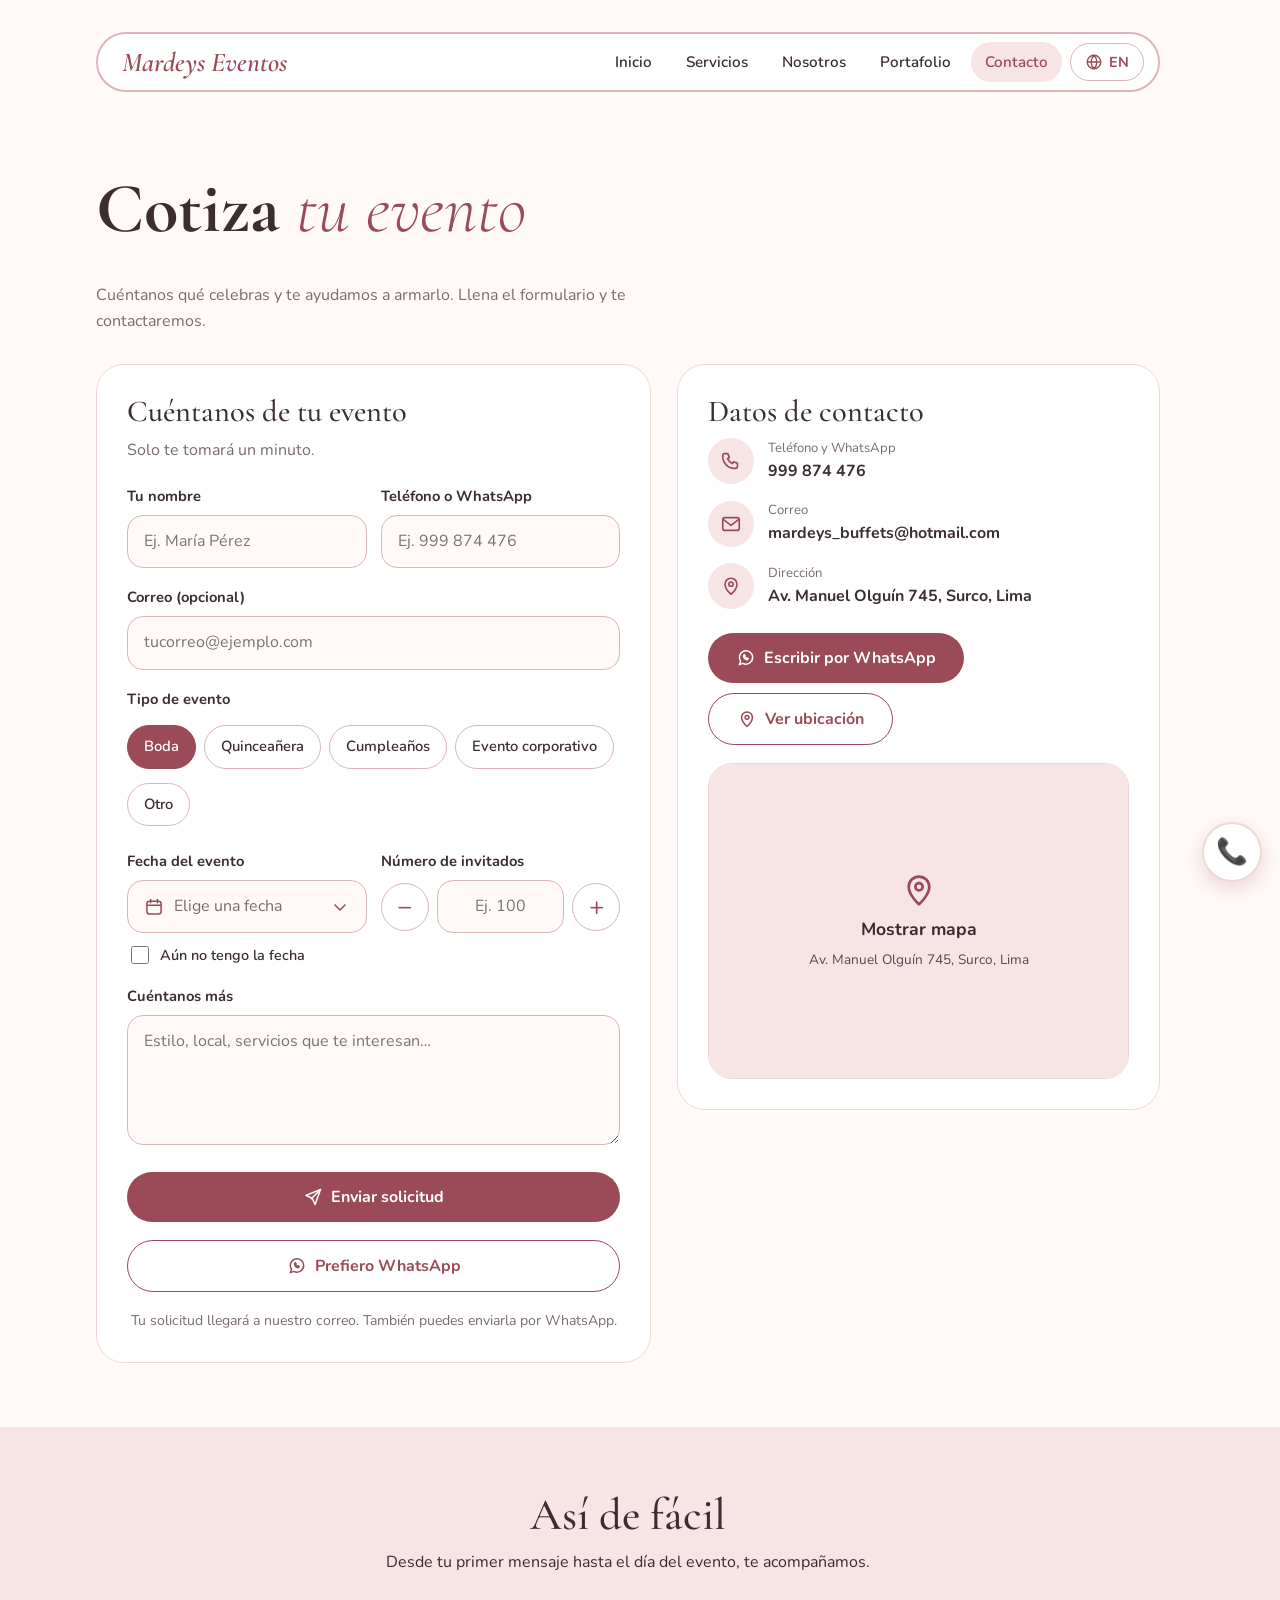
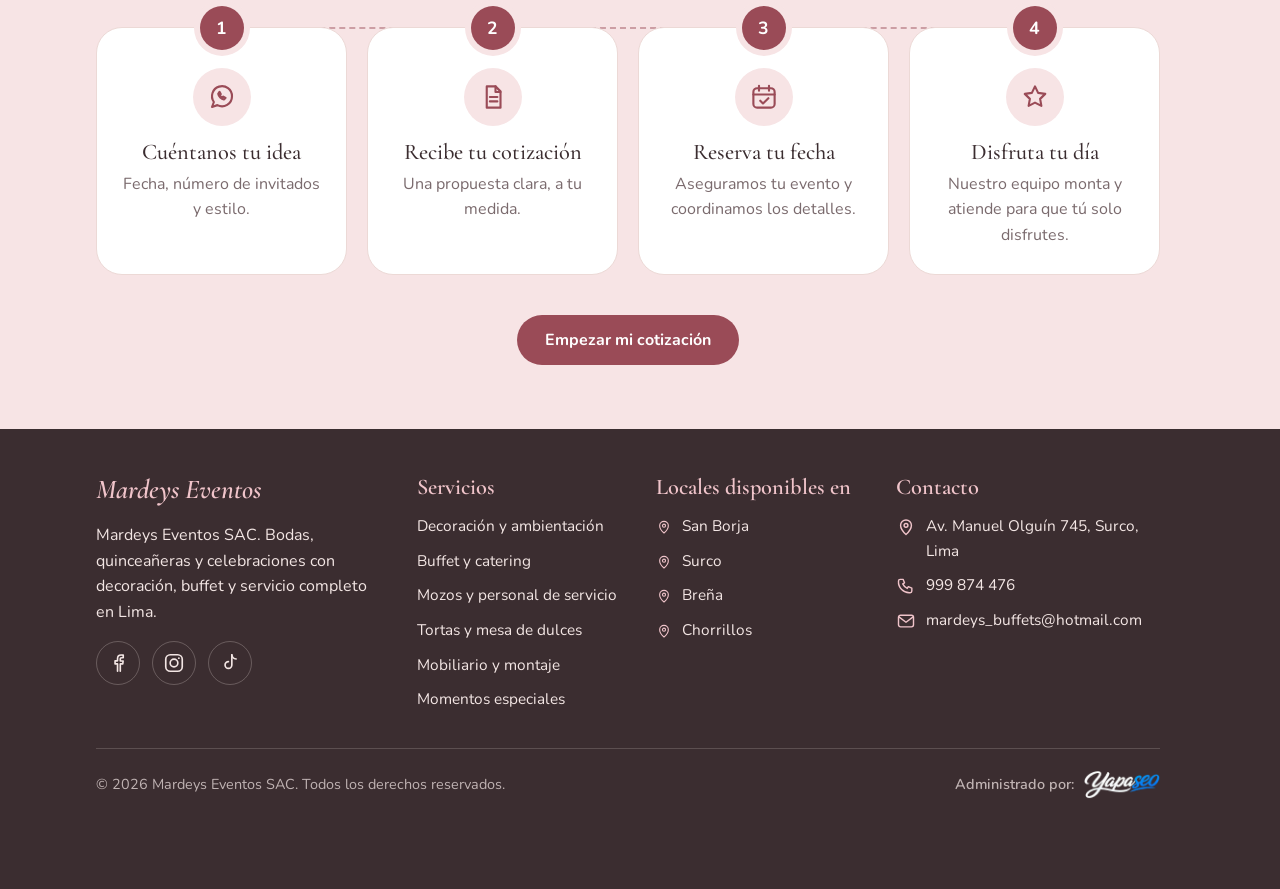
<file: contacto/index.html>
<!doctype html>
<html lang="es">
  <head>
    <meta charset="utf-8" />
    <meta name="viewport" content="width=device-width, initial-scale=1, viewport-fit=cover" />
    <title>Contacto y Cotizaciones | Mardeys Eventos en Surco</title>
    <meta name="description" content="Cotiza tu boda, quinceañera o evento con Mardeys Eventos en Surco, Lima. Decoración, buffet y servicio completo. Escríbenos por WhatsApp al 999 874 476." />
    <meta name="theme-color" content="#b4636f" />
    <script>
      /* Evita el parpadeo español -> inglés al cargar */
      try {
        var l = localStorage.getItem("lang") || "es";
        if (l === "en") {
          document.documentElement.classList.add("lang-wait");
          setTimeout(function () {
            document.documentElement.classList.remove("lang-wait");
          }, 1500);
        }
      } catch (e) {}
    </script>
    <link rel="canonical" href="https://mardeyseventos.com/contacto/" />
    <link rel="icon" href="../favicon.ico" sizes="48x48" />
    <link rel="icon" href="../assets/img/favicon.png" type="image/png" sizes="512x512" />
    <link rel="apple-touch-icon" href="../assets/img/apple-touch-icon.png" />
    <!-- Vista previa al compartir el enlace. Al publicar con el dominio final, cambia https://agencyaxiom1-boop.github.io/mardeyseventos/ por https://mardeyseventos.com/ -->
    <meta property="og:type" content="website" />
    <meta property="og:site_name" content="Mardeys Eventos" />
    <meta property="og:locale" content="es_PE" />
    <meta property="og:title" content="Contacto y Cotizaciones | Mardeys Eventos en Surco" />
    <meta property="og:description" content="Cotiza tu boda, quinceañera o evento con Mardeys Eventos en Surco, Lima. Decoración, buffet y servicio completo. Escríbenos por WhatsApp al 999 874 476." />
    <meta property="og:url" content="https://agencyaxiom1-boop.github.io/mardeyseventos/contacto/" />
    <meta property="og:image" content="https://agencyaxiom1-boop.github.io/mardeyseventos/assets/img/og-image.jpg" />
    <meta property="og:image:width" content="1200" />
    <meta property="og:image:height" content="630" />
    <meta name="twitter:card" content="summary_large_image" />
    <meta name="twitter:title" content="Contacto y Cotizaciones | Mardeys Eventos en Surco" />
    <meta name="twitter:description" content="Cotiza tu boda, quinceañera o evento con Mardeys Eventos en Surco, Lima. Decoración, buffet y servicio completo. Escríbenos por WhatsApp al 999 874 476." />
    <meta name="twitter:image" content="https://agencyaxiom1-boop.github.io/mardeyseventos/assets/img/og-image.jpg" />
    <link rel="preconnect" href="https://fonts.googleapis.com" />
    <link rel="preconnect" href="https://fonts.gstatic.com" crossorigin />
    <!-- Fuentes sin bloquear el renderizado: se cargan en segundo plano y se aplican al terminar -->
    <link
      href="https://fonts.googleapis.com/css2?family=Cormorant+Garamond:ital,wght@0,300;0,500;0,700;1,300;1,600&family=Nunito:wght@400;600;700&display=swap"
      rel="stylesheet"
      media="print"
      onload="this.media='all'"
    />
    <noscript>
      <link
        href="https://fonts.googleapis.com/css2?family=Cormorant+Garamond:ital,wght@0,300;0,500;0,700;1,300;1,600&family=Nunito:wght@400;600;700&display=swap"
        rel="stylesheet"
      />
    </noscript>
    <link rel="stylesheet" href="../assets/style.css" />
    <style>
/* Botón de idioma y pie de página (igual que la portada) */
.nav-right {
  display: flex;
  align-items: center;
  gap: 8px;
}
.lang {
  display: inline-flex;
  align-items: center;
  gap: 6px;
  background: #fff;
  color: var(--rose);
  border: 1.5px solid var(--edge, var(--line));
  border-radius: 999px;
  padding: 8px 14px;
  font: 700 0.9rem "Nunito", sans-serif;
  cursor: pointer;
  transition: background 0.2s;
}
.lang:hover {
  background: var(--blush);
}
.hero h1 span.plain {
  font-weight: inherit;
  font-style: normal;
  color: inherit;
}
@media (max-width: 760px) {
  .logo {
    white-space: nowrap;
    font-size: 1.5rem;
  }
  .lang {
    padding: 7px 11px;
  }
}
.footer-grid {
  display: grid;
  grid-template-columns: 1.4fr 1fr 1fr 1.3fr;
  gap: 36px;
}
footer h4 {
  font: 600 1.4rem "Cormorant Garamond", Georgia, serif;
  color: #f0c4ca;
  margin: 0 0 14px;
}
.f-list,
.f-contact {
  list-style: none;
  margin: 0;
  padding: 0;
  display: grid;
  gap: 10px;
  font-size: 0.96rem;
}
.f-list li,
.f-contact li {
  display: flex;
  gap: 10px;
  align-items: flex-start;
}
.f-ico {
  flex: none;
  width: 20px;
  height: 20px;
  margin-top: 3px;
  fill: none;
  stroke: #f0c4ca;
  stroke-width: 1.7;
  stroke-linecap: round;
  stroke-linejoin: round;
}
.f-ico.sm {
  width: 16px;
  height: 16px;
  margin-top: 5px;
}
footer a {
  text-decoration: none;
}
footer a:hover {
  text-decoration: underline;
}
@media (max-width: 900px) {
  .footer-grid {
    grid-template-columns: 1fr 1fr;
  }
}
@media (max-width: 560px) {
  .footer-grid {
    grid-template-columns: 1fr;
  }
}

/* Contraste accesible (WCAG AA): rosa más oscuro para texto/botones */
:root { --rose: #9a4b57; }
.btn { background: var(--rose); color: #fff; }
.btn.alt { background: #fff; color: var(--rose); border: 1.5px solid var(--rose); }
.lang { color: var(--rose); }
section.tint .ct-steps-head p { color: #3d2a2e !important; opacity: 1 !important; }

/* Contacto */
.btn { position: relative; }
.btn::after { content: ""; position: absolute; left: 0; right: 0; bottom: -4px; height: 4px; }
html.lang-wait body { visibility: hidden; }
.ct-lead { color: var(--soft); max-width: 56ch; margin: 0; }
.ct-grid { display: grid; grid-template-columns: 1.15fr 1fr; gap: 26px; align-items: start; margin-top: 30px; }
.ct-card { background: #fff; border: 1.5px solid var(--line); border-radius: 28px; padding: 30px; }
.ct-card h2 { font-size: 1.9rem; margin-bottom: 0.3em; }
.ct-sub { color: var(--soft); margin: 0 0 22px; }
.ct-form { display: grid; gap: 18px; }
.ct-row { display: grid; grid-template-columns: 1fr 1fr; gap: 14px; }
.ct-field label, .ct-field .lbl { display: block; font-weight: 700; font-size: 0.92rem; margin-bottom: 6px; padding: 0; }
.ct-field input:not([type="radio"]), .ct-field textarea { width: 100%; padding: 13px 16px; border: 1.5px solid var(--edge, var(--line)); border-radius: 16px; font: inherit; background: var(--bg); color: var(--ink); transition: border-color 0.2s, box-shadow 0.2s; }
.ct-field textarea { resize: vertical; min-height: 110px; }
.ct-field input:not([type="radio"]):focus, .ct-field textarea:focus { outline: none; border-color: var(--rose); box-shadow: 0 0 0 4px #b4636f26; }
.chips { display: flex; flex-wrap: wrap; gap: 8px; border: 0; padding: 0; margin: 0; min-width: 0; }
.chip { position: relative; margin: 0; }
.chip input { position: absolute; inset: 0; width: 100%; height: 100%; margin: 0; opacity: 0; cursor: pointer; }
.chip span { display: inline-block; padding: 9px 16px; border-radius: 999px; border: 1.5px solid var(--edge, var(--line)); background: #fff; font-weight: 600; font-size: 0.92rem; transition: background 0.2s, color 0.2s, border-color 0.2s; }
.chip:hover span { background: var(--blush); }
.chip input:checked + span, .chip:hover input:checked + span { background: var(--rose); border-color: var(--rose); color: #fff; }
.chip input:focus-visible + span { outline: 3px solid var(--gold); outline-offset: 2px; }
.ct-submit { width: 100%; justify-content: center; }
.btn svg { flex: none; width: 20px; height: 20px; fill: none; stroke: currentColor; stroke-width: 1.8; stroke-linecap: round; stroke-linejoin: round; }
.ct-note { font-size: 0.88rem; color: var(--soft); text-align: center; margin: 0; }
.ct-list { list-style: none; margin: 0 0 24px; padding: 0; display: grid; gap: 16px; }
.ct-list li { display: flex; gap: 14px; align-items: center; }
.ct-ico { flex: none; width: 46px; height: 46px; border-radius: 50%; background: var(--blush); color: var(--rose); display: grid; place-items: center; }
.ct-ico svg { width: 22px; height: 22px; fill: none; stroke: currentColor; stroke-width: 1.8; stroke-linecap: round; stroke-linejoin: round; }
.ct-list small { display: block; color: var(--soft); font-size: 0.82rem; }
.ct-list a { font-weight: 700; text-decoration: none; word-break: break-word; }
.ct-list a:hover { text-decoration: underline; }
.ct-actions { display: flex; flex-wrap: wrap; gap: 10px; }
.ct-map { margin-top: 18px; border-radius: 24px; overflow: hidden; border: 1.5px solid var(--line); aspect-ratio: 4 / 3; background: var(--blush); }
.ct-map iframe { width: 100%; height: 100%; border: 0; display: block; }
.ct-map-load { width: 100%; height: 100%; display: flex; flex-direction: column; align-items: center; justify-content: center; gap: 6px; border: 0; background: var(--blush); color: #3d2a2e; font: inherit; cursor: pointer; padding: 16px; text-align: center; transition: background 0.2s; }
.ct-map-load:hover { background: #f6e3e6; }
.ct-map-load:focus-visible { outline: 3px solid var(--gold); outline-offset: -6px; }
.ct-map-load svg { width: 38px; height: 38px; fill: none; stroke: var(--rose); stroke-width: 1.7; stroke-linecap: round; stroke-linejoin: round; }
.ct-map-load b { font-size: 1.1rem; }
.ct-map-load small { color: #5a4448; font-size: 0.85rem; }
.ct-num { width: 44px; height: 44px; border-radius: 50%; background: var(--rose); color: #fff; display: grid; place-items: center; font: 700 1.1rem "Nunito", sans-serif; }
@media (max-width: 860px) { .ct-grid { grid-template-columns: 1fr; } }
@media (max-width: 520px) { .ct-row { grid-template-columns: 1fr; } .ct-card { padding: 22px; } }
.hp { position: absolute; left: -9999px; width: 1px; height: 1px; opacity: 0; }
.ct-status { display: flex; gap: 14px; align-items: flex-start; border-radius: 20px; padding: 18px; }
.ct-status[hidden] { display: none; }
.ct-status.ok { background: var(--blush); border: 1.5px solid var(--edge, var(--line)); }
.ct-status.err { background: #fff; border: 1.5px solid var(--rose); }
.ct-status p { margin: 4px 0 12px; color: var(--soft); }
.ct-status b { font-size: 1.05rem; }
.st-ico { flex: none; width: 40px; height: 40px; border-radius: 50%; background: var(--rose); color: #fff; display: grid; place-items: center; }
.st-ico svg { width: 22px; height: 22px; fill: none; stroke: currentColor; stroke-width: 1.8; stroke-linecap: round; stroke-linejoin: round; }
.ct-status .btn { padding: 11px 20px; }
.btn.is-sending { opacity: 0.75; pointer-events: none; }
.btn.is-sending svg { animation: ctspin 0.9s linear infinite; }
@keyframes ctspin { to { transform: rotate(360deg); } }
@media (prefers-reduced-motion: reduce) { .btn.is-sending svg { animation: none; } }
.ct-row { align-items: start; }
.ct-err { margin: 6px 0 0; font-size: 0.85rem; color: #b3261e; }
.ct-err[hidden] { display: none; }
.ct-field input[aria-invalid="true"] { border-color: #b3261e; }
.dp { position: relative; }
.dp-btn { width: 100%; display: flex; align-items: center; gap: 10px; text-align: left; padding: 13px 16px; border: 1.5px solid var(--edge, var(--line)); border-radius: 16px; background: var(--bg); color: var(--ink); font: inherit; cursor: pointer; transition: border-color 0.2s, box-shadow 0.2s; }
.dp-btn svg { flex: none; width: 20px; height: 20px; fill: none; stroke: var(--rose); stroke-width: 1.8; stroke-linecap: round; stroke-linejoin: round; }
.dp-txt { flex: 1; color: var(--soft); }
.dp-btn.has .dp-txt { color: var(--ink); font-weight: 600; }
.dp-btn:hover:not(:disabled) { border-color: var(--rose); }
.dp-btn:focus-visible, .dp-btn[aria-expanded="true"] { outline: none; border-color: var(--rose); box-shadow: 0 0 0 4px #b4636f26; }
.dp-btn:disabled { opacity: 0.55; cursor: not-allowed; }
.dp-pop { position: absolute; z-index: 25; left: 0; top: calc(100% + 8px); width: 100%; min-width: 300px; background: #fff; border: 1.5px solid var(--edge, var(--line)); border-radius: 22px; padding: 14px; box-shadow: 0 18px 40px #b4636f33; }
.dp-pop[hidden] { display: none; }
.dp-head { display: flex; align-items: center; justify-content: space-between; margin-bottom: 8px; }
.dp-head b { font: 600 1.25rem "Cormorant Garamond", Georgia, serif; }
.dp-nav { width: 38px; height: 38px; border-radius: 50%; border: 0; background: var(--blush); color: var(--rose); cursor: pointer; display: grid; place-items: center; }
.dp-nav:disabled { opacity: 0.35; cursor: not-allowed; }
.dp-nav svg { width: 18px; height: 18px; fill: none; stroke: currentColor; stroke-width: 2; stroke-linecap: round; stroke-linejoin: round; }
.dp-week, .dp-grid { display: grid; grid-template-columns: repeat(7, 1fr); gap: 2px; text-align: center; }
.dp-week span { font-size: 0.78rem; font-weight: 700; color: var(--soft); padding: 6px 0; }
.dp-day { aspect-ratio: 1; border: 0; border-radius: 50%; background: none; font: 600 0.92rem "Nunito", sans-serif; color: var(--ink); cursor: pointer; padding: 0; }
.dp-day:hover:not(:disabled) { background: var(--blush); }
.dp-day:disabled { color: #c9b9bb; cursor: not-allowed; }
.dp-day.today { box-shadow: inset 0 0 0 1.5px var(--rose); }
.dp-day.sel, .dp-day.sel:hover { background: var(--rose); color: #fff; }
.dp-day:focus-visible { outline: 3px solid var(--gold); outline-offset: 1px; }
.ct-field .chk { display: flex; gap: 8px; align-items: center; margin: 10px 0 0; font-weight: 600; font-size: 0.9rem; cursor: pointer; }
.ct-field .chk input[type="checkbox"] { width: 18px; height: 18px; padding: 0; border: 0; accent-color: var(--rose); box-shadow: none; }
.step { display: flex; align-items: center; gap: 8px; }
.step input { text-align: center; -moz-appearance: textfield; appearance: textfield; min-width: 0; }
.step input::-webkit-outer-spin-button, .step input::-webkit-inner-spin-button { -webkit-appearance: none; margin: 0; }
.step-b { flex: none; width: 48px; height: 48px; border-radius: 50%; border: 1.5px solid var(--edge, var(--line)); background: #fff; color: var(--rose); font: 400 1.6rem/1 "Nunito", sans-serif; cursor: pointer; transition: background 0.2s; }
.step-b:hover { background: var(--blush); }
.step-b:focus-visible { outline: 3px solid var(--gold); outline-offset: 2px; }
.footer-bottom { border-top: 1px solid #f3e6e42e; margin-top: 36px; padding-top: 22px; display: flex; justify-content: space-between; align-items: center; flex-wrap: wrap; gap: 14px; font-size: 0.9rem; color: #f3e6e4b8; }
.footer-bottom p { margin: 0; }
.footer-bottom .by { display: flex; align-items: center; gap: 10px; font-weight: 600; }
.footer-bottom .by img { display: block; height: 28px; width: auto; }
.ct-steps-head { text-align: center; margin-bottom: 52px; }
.ct-steps-head h2 { margin-bottom: 0.2em; }
.ct-steps-head p { margin: 0; color: var(--soft); }
.ct-steps { position: relative; display: grid; grid-template-columns: repeat(4, 1fr); gap: 20px; }
.ct-steps::before { content: ""; position: absolute; top: 0; left: 12.5%; right: 12.5%; border-top: 2px dashed var(--rose); opacity: 0.45; }
.ct-step { position: relative; background: #fff; border: 1.5px solid var(--line); border-radius: 26px; padding: 40px 22px 26px; text-align: center; transition: border-color 0.2s, box-shadow 0.2s; }
.ct-step:hover { border-color: var(--rose); box-shadow: 0 14px 30px #b4636f26; }
.ct-step .ct-num { position: absolute; top: -22px; left: 50%; transform: translateX(-50%); margin: 0; box-shadow: 0 0 0 6px var(--blush); }
.ct-sico { width: 58px; height: 58px; border-radius: 50%; background: var(--blush); color: var(--rose); display: grid; place-items: center; margin: 0 auto 14px; }
.ct-sico svg { width: 30px; height: 30px; fill: none; stroke: currentColor; stroke-width: 1.7; stroke-linecap: round; stroke-linejoin: round; }
.ct-step h3 { font-size: 1.4rem; margin-bottom: 0.3em; }
.ct-step p { margin: 0; color: var(--soft); }
.ct-steps-cta { text-align: center; margin: 40px 0 0; }
#formulario { scroll-margin-top: 100px; }
@media (max-width: 980px) { .ct-steps { grid-template-columns: repeat(2, 1fr); row-gap: 40px; } .ct-steps::before { display: none; } }
@media (max-width: 560px) { .ct-steps { grid-template-columns: 1fr; } }
    </style>
  </head>
  <body>
    <header>
      <div class="wrap">
        <nav class="nav" aria-label="Principal">
          <a class="logo" href="../">Mardeys Eventos</a>
          <div class="nav-right">
            <ul>
              <li><a href="../" data-en="Home">Inicio</a></li>
              <li><a href="../servicios/" data-en="Services">Servicios</a></li>
              <li><a href="../nosotros/" data-en="About us">Nosotros</a></li>
              <li><a href="../portafolio/" data-en="Portfolio">Portafolio</a></li>
              <li><a href="../contacto/" aria-current="page" data-en="Contact">Contacto</a></li>
            </ul>
            <button class="lang" id="lang" type="button" aria-label="Change language to English"><svg viewBox="0 0 24 24" width="18" height="18" fill="none" stroke="currentColor" stroke-width="1.8" stroke-linecap="round" stroke-linejoin="round" aria-hidden="true"><circle cx="12" cy="12" r="9"/><path d="M3 12h18M12 3c2.6 2.8 3.9 5.8 3.9 9s-1.3 6.2-3.9 9c-2.6-2.8-3.9-5.8-3.9-9S9.4 5.8 12 3z"/></svg><span>EN</span></button>
            <button class="burger" aria-label="Abrir menú" data-en-aria="Open menu" aria-expanded="false">☰</button>
          </div>
        </nav>
      </div>
    </header>
    <main>
      <section>
        <div class="wrap">
          <h1><b data-en="Get a quote for">Cotiza</b> <span data-en="your event">tu evento</span></h1>
          <p class="ct-lead" data-en="Tell us what you are celebrating and we will help you plan it. Fill in the form and we will get back to you.">Cuéntanos qué celebras y te ayudamos a armarlo. Llena el formulario y te contactaremos.</p>
          <div class="ct-grid">
            <div class="ct-card" id="formulario">
              <h2 data-en="Tell us about your event">Cuéntanos de tu evento</h2>
              <p class="ct-sub" data-en="It only takes a minute.">Solo te tomará un minuto.</p>
              <form id="cotiza" class="ct-form" novalidate>
                <div class="ct-row">
                  <div class="ct-field">
                    <label for="c-name" data-en="Your name">Tu nombre</label>
                    <input id="c-name" name="n" autocomplete="name" placeholder="Ej. María Pérez" data-en-ph="e.g. Maria Perez" />
                    <p class="ct-err" id="er-name" role="alert" hidden data-en="Please enter your name.">Escribe tu nombre.</p>
                  </div>
                  <div class="ct-field">
                    <label for="c-phone" data-en="Phone or WhatsApp">Teléfono o WhatsApp</label>
                    <input id="c-phone" name="p" type="tel" inputmode="tel" autocomplete="tel" placeholder="Ej. 999 874 476" data-en-ph="e.g. 999 874 476" />
                    <p class="ct-err" id="er-phone" role="alert" hidden data-en="Please enter a valid phone or WhatsApp number.">Escribe un teléfono o WhatsApp válido.</p>
                  </div>
                </div>
                <div class="ct-field">
                  <label for="c-mail" data-en="Email (optional)">Correo (opcional)</label>
                  <input id="c-mail" name="e" type="email" autocomplete="email" placeholder="tucorreo@ejemplo.com" data-en-ph="youremail@example.com" />
                  <p class="ct-err" id="er-mail" role="alert" hidden data-en="Please check that your email is correct.">Revisa que tu correo esté bien escrito.</p>
                </div>
                <fieldset class="chips ct-field" aria-labelledby="c-type">
                  <span class="lbl" id="c-type" style="width: 100%" data-en="Type of event">Tipo de evento</span>
                  <label class="chip"><input type="radio" name="t" value="Boda" data-en="Wedding" checked /><span data-en="Wedding">Boda</span></label><label class="chip"><input type="radio" name="t" value="Quinceañera" data-en="Quinceañera" /><span data-en="Quinceañera">Quinceañera</span></label><label class="chip"><input type="radio" name="t" value="Cumpleaños" data-en="Birthday" /><span data-en="Birthday">Cumpleaños</span></label><label class="chip"><input type="radio" name="t" value="Evento corporativo" data-en="Corporate event" /><span data-en="Corporate event">Evento corporativo</span></label><label class="chip"><input type="radio" name="t" value="Otro" data-en="Other" /><span data-en="Other">Otro</span></label>
                </fieldset>
                <div class="ct-row">
                  <div class="ct-field">
                    <label id="c-date-l" data-en="Event date">Fecha del evento</label>
                    <div class="dp" id="dp">
                      <button type="button" class="dp-btn" id="dpBtn" aria-haspopup="dialog" aria-expanded="false" aria-labelledby="c-date-l dpTxt"><svg viewBox="0 0 24 24" aria-hidden="true"><rect x="3.5" y="5" width="17" height="15.5" rx="3"/><path d="M8 3v4M16 3v4M3.5 10h17"/></svg><span class="dp-txt" id="dpTxt" data-en="Pick a date">Elige una fecha</span><svg viewBox="0 0 24 24" aria-hidden="true"><path d="M6 9.5l6 6 6-6"/></svg></button>
                      <input type="hidden" name="f" id="c-date" value="" />
                      <div class="dp-pop" id="dpPop" role="dialog" aria-label="Calendario" data-en-aria="Calendar" hidden>
                        <div class="dp-head">
                          <button type="button" class="dp-nav" id="dpPrev" aria-label="Mes anterior" data-en-aria="Previous month"><svg viewBox="0 0 24 24" aria-hidden="true"><path d="M14.5 6l-6 6 6 6"/></svg></button>
                          <b id="dpTitle" aria-live="polite"></b>
                          <button type="button" class="dp-nav" id="dpNext" aria-label="Mes siguiente" data-en-aria="Next month"><svg viewBox="0 0 24 24" aria-hidden="true"><path d="M9.5 6l6 6-6 6"/></svg></button>
                        </div>
                        <div class="dp-week" id="dpWeek"></div>
                        <div class="dp-grid" id="dpGrid"></div>
                      </div>
                    </div>
                    <label class="chk"><input type="checkbox" id="dpTbd" /><span data-en="I don't have the date yet">Aún no tengo la fecha</span></label>
                  </div>
                  <div class="ct-field">
                    <label for="c-guests" data-en="Number of guests">Número de invitados</label>
                    <div class="step">
                      <button type="button" class="step-b" id="gMinus" aria-label="Menos invitados" data-en-aria="Fewer guests">−</button>
                      <input id="c-guests" name="i" type="number" min="1" max="5000" inputmode="numeric" placeholder="Ej. 100" data-en-ph="e.g. 100" />
                      <button type="button" class="step-b" id="gPlus" aria-label="Más invitados" data-en-aria="More guests">+</button>
                    </div>
                    <p class="ct-err" id="er-guests" role="alert" hidden data-en="Please enter a number greater than 0.">Escribe un número mayor a 0.</p>
                  </div>
                </div>
                <div class="ct-field">
                  <label for="c-msg" data-en="Tell us more">Cuéntanos más</label>
                  <textarea id="c-msg" name="m" rows="4" placeholder="Estilo, local, servicios que te interesan…" data-en-ph="Style, venue, services you are interested in…"></textarea>
                </div>
                <input class="hp" type="text" name="_honey" tabindex="-1" autocomplete="off" aria-hidden="true" />
                <button class="btn ct-submit" id="ctSend" type="submit"><svg viewBox="0 0 24 24" aria-hidden="true"><path d="M21 3L10 14"/><path d="M21 3l-6.5 18-3.5-7.5L3.5 10z"/></svg><span data-en="Send request">Enviar solicitud</span></button>
                <button class="btn alt ct-submit" id="ctWa" type="button"><svg viewBox="0 0 24 24" aria-hidden="true"><path d="M20 11.5a8 8 0 0 1-11.7 7L4 20l1.5-4A8 8 0 1 1 20 11.5z"/><path d="M9 9.5c.3 2 2.5 4.2 4.5 4.5l1.3-1.3-1.8-1-.8.8c-.8-.4-1.6-1.2-2-2l.8-.8-1-1.8z"/></svg><span data-en="I prefer WhatsApp">Prefiero WhatsApp</span></button>
                <p class="ct-note" data-en="Your request will reach our email. You can also send it through WhatsApp.">Tu solicitud llegará a nuestro correo. También puedes enviarla por WhatsApp.</p>
                <div class="ct-status ok" id="stOk" role="status" hidden>
                  <span class="st-ico"><svg viewBox="0 0 24 24" aria-hidden="true"><circle cx="12" cy="12" r="9"/><path d="M8 12.5l2.7 2.7L16 9.5"/></svg></span>
                  <div>
                    <b data-en="Thank you! We received your request.">¡Gracias! Recibimos tu solicitud.</b>
                    <p data-en="We will get in touch with you. For a faster reply, write to us on WhatsApp.">Nos pondremos en contacto contigo. Para una respuesta más rápida, escríbenos por WhatsApp.</p>
                    <a class="btn" id="stOkWa" data-keep href="https://wa.me/51999874476" target="_blank" rel="noopener"><svg viewBox="0 0 24 24" aria-hidden="true"><path d="M20 11.5a8 8 0 0 1-11.7 7L4 20l1.5-4A8 8 0 1 1 20 11.5z"/><path d="M9 9.5c.3 2 2.5 4.2 4.5 4.5l1.3-1.3-1.8-1-.8.8c-.8-.4-1.6-1.2-2-2l.8-.8-1-1.8z"/></svg><span data-en="Chat on WhatsApp">Escribir por WhatsApp</span></a>
                  </div>
                </div>
                <div class="ct-status err" id="stErr" role="alert" hidden>
                  <span class="st-ico"><svg viewBox="0 0 24 24" aria-hidden="true"><path d="M12 3.5l9.5 16.5h-19z"/><path d="M12 10v4.5M12 17.2v.1"/></svg></span>
                  <div>
                    <b data-en="We could not send your request by email.">No pudimos enviar tu solicitud por correo.</b>
                    <p data-en="Send it through WhatsApp and we will help you just the same.">Envíala por WhatsApp y te atendemos igual.</p>
                    <a class="btn" id="stErrWa" data-keep href="https://wa.me/51999874476" target="_blank" rel="noopener"><svg viewBox="0 0 24 24" aria-hidden="true"><path d="M20 11.5a8 8 0 0 1-11.7 7L4 20l1.5-4A8 8 0 1 1 20 11.5z"/><path d="M9 9.5c.3 2 2.5 4.2 4.5 4.5l1.3-1.3-1.8-1-.8.8c-.8-.4-1.6-1.2-2-2l.8-.8-1-1.8z"/></svg><span data-en="Send via WhatsApp">Enviar por WhatsApp</span></a>
                  </div>
                </div>
              </form>
            </div>
            <div class="ct-card">
              <h2 data-en="Contact details">Datos de contacto</h2>
              <ul class="ct-list">
                <li><span class="ct-ico"><svg viewBox="0 0 24 24" aria-hidden="true"><path d="M5 4h3.5l1.7 4.2-2.1 1.3a11 11 0 0 0 5.4 5.4l1.3-2.1L19 14.5V18a2 2 0 0 1-2 2A13 13 0 0 1 3 6a2 2 0 0 1 2-2z"/></svg></span><div><small data-en="Phone &amp; WhatsApp">Teléfono y WhatsApp</small><a href="tel:+51999874476">999 874 476</a></div></li>
                <li><span class="ct-ico"><svg viewBox="0 0 24 24" aria-hidden="true"><rect x="3" y="5" width="18" height="14" rx="2.5"/><path d="M3.5 7l8.5 6.5L20.5 7"/></svg></span><div><small data-en="Email">Correo</small><a href="mailto:mardeys_buffets@hotmail.com">mardeys_buffets@hotmail.com</a></div></li>
                <li><span class="ct-ico"><svg viewBox="0 0 24 24" aria-hidden="true"><path d="M12 21s-6.5-5.6-6.5-11a6.5 6.5 0 0 1 13 0c0 5.4-6.5 11-6.5 11z"/><circle cx="12" cy="10" r="2.3"/></svg></span><div><small data-en="Address">Dirección</small><a href="https://maps.app.goo.gl/GQTiQzbimwWEMRk46" target="_blank" rel="noopener">Av. Manuel Olguín 745, Surco, Lima</a></div></li>
              </ul>
              <div class="ct-actions">
                <a class="btn" href="https://wa.me/51999874476?text=Hola%20Mardeys%20Eventos%20vengo%20desde%20la%20web%2C%20quiero%20cotizar%20mi%20evento" target="_blank" rel="noopener"><svg viewBox="0 0 24 24" aria-hidden="true"><path d="M20 11.5a8 8 0 0 1-11.7 7L4 20l1.5-4A8 8 0 1 1 20 11.5z"/><path d="M9 9.5c.3 2 2.5 4.2 4.5 4.5l1.3-1.3-1.8-1-.8.8c-.8-.4-1.6-1.2-2-2l.8-.8-1-1.8z"/></svg><span data-en="Chat on WhatsApp">Escribir por WhatsApp</span></a>
                <a class="btn alt" href="https://maps.app.goo.gl/GQTiQzbimwWEMRk46" target="_blank" rel="noopener"><svg viewBox="0 0 24 24" aria-hidden="true"><path d="M12 21s-6.5-5.6-6.5-11a6.5 6.5 0 0 1 13 0c0 5.4-6.5 11-6.5 11z"/><circle cx="12" cy="10" r="2.3"/></svg><span data-en="View location">Ver ubicación</span></a>
              </div>
              <div class="ct-map" id="ctMap">
                <button type="button" class="ct-map-load" id="ctMapLoad">
                  <svg viewBox="0 0 24 24" aria-hidden="true"><path d="M12 21s-6.5-5.6-6.5-11a6.5 6.5 0 0 1 13 0c0 5.4-6.5 11-6.5 11z"/><circle cx="12" cy="10" r="2.3"/></svg>
                  <b data-en="Show map">Mostrar mapa</b>
                  <small>Av. Manuel Olguín 745, Surco, Lima</small>
                </button>
              </div>
            </div>
          </div>
        </div>
      </section>
      <section class="tint">
        <div class="wrap">
          <div class="ct-steps-head">
            <h2 data-en="As easy as that">Así de fácil</h2>
            <p data-en="From your first message to the day of the event, we are with you.">Desde tu primer mensaje hasta el día del evento, te acompañamos.</p>
          </div>
          <div class="ct-steps">
            <div class="ct-step">
              <div class="ct-num">1</div>
              <span class="ct-sico"><svg viewBox="0 0 24 24" aria-hidden="true"><path d="M20 11.5a8 8 0 0 1-11.7 7L4 20l1.5-4A8 8 0 1 1 20 11.5z"/><path d="M9 9.5c.3 2 2.5 4.2 4.5 4.5l1.3-1.3-1.8-1-.8.8c-.8-.4-1.6-1.2-2-2l.8-.8-1-1.8z"/></svg></span>
              <h3 data-en="Tell us your idea">Cuéntanos tu idea</h3>
              <p data-en="Date, number of guests and style.">Fecha, número de invitados y estilo.</p>
            </div>
            <div class="ct-step">
              <div class="ct-num">2</div>
              <span class="ct-sico"><svg viewBox="0 0 24 24" aria-hidden="true"><path d="M7 3.5h7l4 4V20.5H7z"/><path d="M14 3.5V8h4M9.5 12h6M9.5 15.5h6"/></svg></span>
              <h3 data-en="Get your quote">Recibe tu cotización</h3>
              <p data-en="A clear proposal, tailored to you.">Una propuesta clara, a tu medida.</p>
            </div>
            <div class="ct-step">
              <div class="ct-num">3</div>
              <span class="ct-sico"><svg viewBox="0 0 24 24" aria-hidden="true"><rect x="3.5" y="5" width="17" height="15.5" rx="3"/><path d="M8 3v4M16 3v4M3.5 10h17M9 15l2.2 2.2L15.5 13"/></svg></span>
              <h3 data-en="Book your date">Reserva tu fecha</h3>
              <p data-en="We secure your event and coordinate the details.">Aseguramos tu evento y coordinamos los detalles.</p>
            </div>
            <div class="ct-step">
              <div class="ct-num">4</div>
              <span class="ct-sico"><svg viewBox="0 0 24 24" aria-hidden="true"><path d="M12 3.5l2.5 5.2 5.7.8-4.1 4 1 5.6L12 16.5 6.9 19.1l1-5.6-4.1-4 5.7-.8z"/></svg></span>
              <h3 data-en="Enjoy your day">Disfruta tu día</h3>
              <p data-en="Our team sets up and serves so you can simply enjoy.">Nuestro equipo monta y atiende para que tú solo disfrutes.</p>
            </div>
          </div>
          <p class="ct-steps-cta"><a class="btn" href="#formulario"><span data-en="Start my quote">Empezar mi cotización</span></a></p>
        </div>
      </section>
    </main>
    <footer>
      <div class="wrap footer-grid">
        <div>
          <a class="logo" href="../">Mardeys Eventos</a>
          <p data-en="Mardeys Eventos SAC. Weddings, quinceañeras and celebrations with decoration, buffet and full service in Lima.">
            Mardeys Eventos SAC. Bodas, quinceañeras y celebraciones con decoración, buffet y
            servicio completo en Lima.
          </p>
          <div class="social">
            <a
              href="https://www.facebook.com/share/19fRWKrdeW/"
              target="_blank"
              rel="noopener"
              aria-label="Facebook"
              title="Facebook"
              ><svg
                viewBox="0 0 24 24"
                width="22"
                height="22"
                fill="none"
                stroke="currentColor"
                stroke-width="1.8"
                stroke-linecap="round"
                stroke-linejoin="round"
                aria-hidden="true"
              >
                <path
                  d="M14.5 21v-8h2.7l.4-3.2h-3.1V7.8c0-.9.3-1.5 1.6-1.5h1.6V3.4c-.3 0-1.2-.1-2.3-.1-2.3 0-3.9 1.4-3.9 4v2.3H8.8V13h2.7v8"
                /></svg></a
            ><a
              href="https://www.instagram.com/mardeyseventos/"
              target="_blank"
              rel="noopener"
              aria-label="Instagram"
              title="Instagram"
              ><svg
                viewBox="0 0 24 24"
                width="22"
                height="22"
                fill="none"
                stroke="currentColor"
                stroke-width="1.8"
                stroke-linecap="round"
                stroke-linejoin="round"
                aria-hidden="true"
              >
                <rect x="3" y="3" width="18" height="18" rx="5" />
                <circle cx="12" cy="12" r="4.2" />
                <circle cx="17.3" cy="6.7" r="1" fill="currentColor" stroke="none" /></svg></a
            ><a
              href="https://www.tiktok.com/@mardeys_eventos"
              target="_blank"
              rel="noopener"
              aria-label="TikTok"
              title="TikTok"
              ><svg
                viewBox="0 0 24 24"
                width="22"
                height="22"
                fill="none"
                stroke="currentColor"
                stroke-width="1.8"
                stroke-linecap="round"
                stroke-linejoin="round"
                aria-hidden="true"
              >
                <path d="M14 3v11.2a3.7 3.7 0 1 1-3.7-3.7" />
                <path d="M14 3c.3 2.5 2.1 4.3 4.7 4.6" /></svg
            ></a>
          </div>
        </div>
        <div>
          <h4 data-en="Services">Servicios</h4>
          <ul class="f-list">
            <li data-en="Decoration &amp; ambiance">Decoración y ambientación</li>
            <li data-en="Buffet &amp; catering">Buffet y catering</li>
            <li data-en="Waiters &amp; service staff">Mozos y personal de servicio</li>
            <li data-en="Cakes &amp; dessert table">Tortas y mesa de dulces</li>
            <li data-en="Furniture &amp; setup">Mobiliario y montaje</li>
            <li data-en="Special moments">Momentos especiales</li>
          </ul>
        </div>
        <div>
          <h4 data-en="Venues available in">Locales disponibles en</h4>
          <ul class="f-list">
            <li><svg class="f-ico sm" viewBox="0 0 24 24" aria-hidden="true"><path d="M12 21s-6.5-5.6-6.5-11a6.5 6.5 0 0 1 13 0c0 5.4-6.5 11-6.5 11z"/><circle cx="12" cy="10" r="2.3"/></svg>San Borja</li>
            <li><svg class="f-ico sm" viewBox="0 0 24 24" aria-hidden="true"><path d="M12 21s-6.5-5.6-6.5-11a6.5 6.5 0 0 1 13 0c0 5.4-6.5 11-6.5 11z"/><circle cx="12" cy="10" r="2.3"/></svg>Surco</li>
            <li><svg class="f-ico sm" viewBox="0 0 24 24" aria-hidden="true"><path d="M12 21s-6.5-5.6-6.5-11a6.5 6.5 0 0 1 13 0c0 5.4-6.5 11-6.5 11z"/><circle cx="12" cy="10" r="2.3"/></svg>Breña</li>
            <li><svg class="f-ico sm" viewBox="0 0 24 24" aria-hidden="true"><path d="M12 21s-6.5-5.6-6.5-11a6.5 6.5 0 0 1 13 0c0 5.4-6.5 11-6.5 11z"/><circle cx="12" cy="10" r="2.3"/></svg>Chorrillos</li>
          </ul>
        </div>
        <div>
          <h4 data-en="Contact">Contacto</h4>
          <ul class="f-contact">
            <li><svg class="f-ico" viewBox="0 0 24 24" aria-hidden="true"><path d="M12 21s-6.5-5.6-6.5-11a6.5 6.5 0 0 1 13 0c0 5.4-6.5 11-6.5 11z"/><circle cx="12" cy="10" r="2.3"/></svg><a href="https://maps.app.goo.gl/GQTiQzbimwWEMRk46" target="_blank" rel="noopener">Av. Manuel Olguín 745, Surco, Lima</a></li>
            <li><svg class="f-ico" viewBox="0 0 24 24" aria-hidden="true"><path d="M5 4h3.5l1.7 4.2-2.1 1.3a11 11 0 0 0 5.4 5.4l1.3-2.1L19 14.5V18a2 2 0 0 1-2 2A13 13 0 0 1 3 6a2 2 0 0 1 2-2z"/></svg><a href="tel:+51999874476">999 874 476</a></li>
            <li><svg class="f-ico" viewBox="0 0 24 24" aria-hidden="true"><rect x="3" y="5" width="18" height="14" rx="2.5"/><path d="M3.5 7l8.5 6.5L20.5 7"/></svg><a href="mailto:mardeys_buffets@hotmail.com">mardeys_buffets@hotmail.com</a></li>
          </ul>
        </div>
      </div>
      <div class="wrap">
        <div class="footer-bottom">
          <p>© <span class="yr">2026</span> <span data-en="Mardeys Eventos SAC. All rights reserved.">Mardeys Eventos SAC. Todos los derechos reservados.</span></p>
          <p class="by"><span data-en="Managed by:">Administrado por:</span> <a href="https://yapaseo.com/" target="_blank" rel="noopener" aria-label="Yapaseo"><img src="../assets/img/yapaseo.webp" alt="Yapaseo" width="76" height="28" loading="lazy" onerror="this.replaceWith(document.createTextNode('Yapaseo'))" /></a></p>
        </div>
      </div>
    </footer>
    <script>
      document.querySelectorAll(".yr").forEach(function (e) {
        e.textContent = new Date().getFullYear();
      });
    </script>
    <a
      class="fab"
      href="https://wa.me/51999874476?text=Hola%20Mardeys%20Eventos%20vengo%20desde%20la%20web%2C%20quiero%20cotizar%20mi%20evento"
      aria-label="Escribir por WhatsApp" data-en-aria="Chat on WhatsApp"
    >
      📞
    </a>
    <script>
      (function () {
        var D = document,
          TO = "mardeys_buffets@hotmail.com",
          ENDPOINT = "https://formsubmit.co/ajax/" + TO,
          LOC = { es: "es-PE", en: "en-US" },
          b = D.querySelector(".burger"),
          u = D.querySelector(".nav ul"),
          f = D.getElementById("cotiza");
        if (b)
          b.addEventListener("click", function () {
            var o = u.classList.toggle("open");
            b.setAttribute("aria-expanded", o);
          });
        if (!f) return;
        function lang() {
          return D.documentElement.lang === "en" ? "en" : "es";
        }
        function T(es, en) {
          return lang() === "en" ? en : es;
        }
        function parse(s) {
          var p = s.split("-");
          return new Date(+p[0], +p[1] - 1, +p[2]);
        }
        function iso(d) {
          return d.getFullYear() + "-" + String(d.getMonth() + 1).padStart(2, "0") + "-" + String(d.getDate()).padStart(2, "0");
        }
        function fmt(s, loc) {
          return new Intl.DateTimeFormat(loc, { weekday: "long", day: "numeric", month: "long", year: "numeric" }).format(parse(s));
        }

        /* ---------- Calendario ---------- */
        var dpBtn = D.getElementById("dpBtn"),
          dpTxt = D.getElementById("dpTxt"),
          dpPop = D.getElementById("dpPop"),
          dpGrid = D.getElementById("dpGrid"),
          dpWeek = D.getElementById("dpWeek"),
          dpTitle = D.getElementById("dpTitle"),
          dpPrev = D.getElementById("dpPrev"),
          dpNext = D.getElementById("dpNext"),
          dpVal = D.getElementById("c-date"),
          dpTbd = D.getElementById("dpTbd"),
          today = new Date();
        today.setHours(0, 0, 0, 0);
        var view = new Date(today.getFullYear(), today.getMonth(), 1),
          focus = new Date(today);
        function same(a, c) {
          return a.getFullYear() === c.getFullYear() && a.getMonth() === c.getMonth() && a.getDate() === c.getDate();
        }
        function setText() {
          if (dpVal.value) {
            dpTxt.removeAttribute("data-en");
            dpTxt.textContent = fmt(dpVal.value, LOC[lang()]);
            dpBtn.classList.add("has");
          } else {
            dpTxt.dataset.es = "Elige una fecha";
            dpTxt.setAttribute("data-en", "Pick a date");
            dpTxt.textContent = T("Elige una fecha", "Pick a date");
            dpBtn.classList.remove("has");
          }
        }
        function render() {
          var loc = LOC[lang()],
            start = lang() === "en" ? 0 : 1,
            y = view.getFullYear(),
            m = view.getMonth(),
            t = new Intl.DateTimeFormat(loc, { month: "long", year: "numeric" }).format(view),
            h = "",
            i;
          dpTitle.textContent = t.charAt(0).toUpperCase() + t.slice(1);
          for (i = 0; i < 7; i++)
            h += '<span aria-hidden="true">' + new Intl.DateTimeFormat(loc, { weekday: "short" }).format(new Date(2024, 0, 7 + start + i)).replace(".", "").slice(0, 2) + "</span>";
          dpWeek.innerHTML = h;
          h = "";
          var off = (new Date(y, m, 1).getDay() - start + 7) % 7,
            n = new Date(y, m + 1, 0).getDate();
          for (i = 0; i < off; i++) h += "<span></span>";
          for (i = 1; i <= n; i++) {
            var dt = new Date(y, m, i),
              s = iso(dt),
              cls = "dp-day" + (same(dt, today) ? " today" : "") + (s === dpVal.value ? " sel" : "");
            h += '<button type="button" class="' + cls + '" data-iso="' + s + '"' + (dt < today ? " disabled" : "") + ' tabindex="' + (same(dt, focus) ? 0 : -1) + '" aria-label="' + fmt(s, loc) + '"' + (s === dpVal.value ? ' aria-pressed="true"' : "") + ">" + i + "</button>";
          }
          dpGrid.innerHTML = h;
          dpPrev.disabled = y === today.getFullYear() && m === today.getMonth();
        }
        function fixFocus() {
          var n = new Date(view.getFullYear(), view.getMonth() + 1, 0).getDate(),
            nf = new Date(view.getFullYear(), view.getMonth(), Math.min(focus.getDate(), n));
          focus = nf < today ? new Date(today) : nf;
        }
        function openCal() {
          var sel = dpVal.value ? parse(dpVal.value) : today;
          view = new Date(sel.getFullYear(), sel.getMonth(), 1);
          focus = new Date(sel);
          render();
          dpPop.hidden = false;
          dpBtn.setAttribute("aria-expanded", "true");
          (dpGrid.querySelector('[tabindex="0"]') || dpGrid.querySelector(".dp-day:not(:disabled)")).focus();
        }
        function closeCal(back) {
          dpPop.hidden = true;
          dpBtn.setAttribute("aria-expanded", "false");
          if (back) dpBtn.focus();
        }
        dpBtn.addEventListener("click", function () {
          if (dpPop.hidden) openCal();
          else closeCal(false);
        });
        dpPrev.addEventListener("click", function () {
          view = new Date(view.getFullYear(), view.getMonth() - 1, 1);
          fixFocus();
          render();
        });
        dpNext.addEventListener("click", function () {
          view = new Date(view.getFullYear(), view.getMonth() + 1, 1);
          fixFocus();
          render();
        });
        dpGrid.addEventListener("click", function (e) {
          var d = e.target.closest(".dp-day");
          if (!d || d.disabled) return;
          dpVal.value = d.getAttribute("data-iso");
          setText();
          closeCal(true);
        });
        dpPop.addEventListener("keydown", function (e) {
          if (e.key === "Escape") {
            e.preventDefault();
            closeCal(true);
            return;
          }
          if (!e.target.classList.contains("dp-day")) return;
          var start = lang() === "en" ? 0 : 1,
            nf = new Date(focus),
            k = e.key;
          if (k === "ArrowLeft") nf.setDate(nf.getDate() - 1);
          else if (k === "ArrowRight") nf.setDate(nf.getDate() + 1);
          else if (k === "ArrowUp") nf.setDate(nf.getDate() - 7);
          else if (k === "ArrowDown") nf.setDate(nf.getDate() + 7);
          else if (k === "PageUp") nf.setMonth(nf.getMonth() - 1);
          else if (k === "PageDown") nf.setMonth(nf.getMonth() + 1);
          else if (k === "Home") nf.setDate(nf.getDate() - ((nf.getDay() - start + 7) % 7));
          else if (k === "End") nf.setDate(nf.getDate() + 6 - ((nf.getDay() - start + 7) % 7));
          else return;
          e.preventDefault();
          if (nf < today) nf = new Date(today);
          focus = nf;
          view = new Date(nf.getFullYear(), nf.getMonth(), 1);
          render();
          dpGrid.querySelector('[tabindex="0"]').focus();
        });
        D.addEventListener("click", function (e) {
          if (!dpPop.hidden && !e.target.closest("#dp")) closeCal(false);
        });
        dpTbd.addEventListener("change", function () {
          if (dpTbd.checked) {
            dpVal.value = "";
            setText();
            closeCal(false);
          }
          dpBtn.disabled = dpTbd.checked;
        });
        new MutationObserver(function () {
          setText();
          if (!dpPop.hidden) render();
        }).observe(D.documentElement, { attributes: true, attributeFilter: ["lang"] });
        setText();

        /* ---------- Invitados (+ / −) ---------- */
        var guests = D.getElementById("c-guests");
        function bump(dir) {
          var v = parseInt(guests.value, 10);
          if (dir > 0) guests.value = Math.min(5000, (v || 40) + 10);
          else if (v) guests.value = Math.max(10, v - 10);
          guests.dispatchEvent(new Event("input"));
        }
        D.getElementById("gPlus").addEventListener("click", function () {
          bump(1);
        });
        D.getElementById("gMinus").addEventListener("click", function () {
          bump(-1);
        });

        /* ---------- Validación amigable ---------- */
        var rules = [
          { id: "c-name", err: "er-name", ok: function (v) { return v.trim().length > 0; } },
          { id: "c-phone", err: "er-phone", ok: function (v) { return v.replace(/\D/g, "").length >= 7; } },
          { id: "c-mail", err: "er-mail", ok: function (v) { return !v.trim() || /^[^\s@]+@[^\s@]+\.[^\s@]+$/.test(v.trim()); } },
          { id: "c-guests", err: "er-guests", ok: function (v) { return !v || (+v >= 1 && +v <= 5000); } },
        ];
        function validate(only) {
          var first = null;
          rules.forEach(function (r) {
            if (only && only.indexOf(r.id) < 0) return;
            var el = D.getElementById(r.id),
              bad = !r.ok(el.value);
            D.getElementById(r.err).hidden = !bad;
            if (bad) {
              el.setAttribute("aria-invalid", "true");
              el.setAttribute("aria-describedby", r.err);
              if (!first) first = el;
            } else {
              el.removeAttribute("aria-invalid");
              el.removeAttribute("aria-describedby");
            }
          });
          if (first) first.focus();
          return !first;
        }
        rules.forEach(function (r) {
          D.getElementById(r.id).addEventListener("input", function () {
            if (!D.getElementById(r.err).hidden) validate([r.id]);
          });
        });

        /* ---------- Envío ---------- */
        var send = D.getElementById("ctSend"),
          waBtn = D.getElementById("ctWa"),
          ok = D.getElementById("stOk"),
          err = D.getElementById("stErr");
        function read() {
          var d = new FormData(f),
            r = f.querySelector('input[name="t"]:checked'),
            fi = d.get("f") || "";
          return {
            name: (d.get("n") || "").trim(),
            phone: (d.get("p") || "").trim(),
            email: (d.get("e") || "").trim(),
            tipoEs: r ? r.value : "",
            tipoEn: r ? r.dataset.en : "",
            fechaEs: fi ? fmt(fi, LOC.es) : "",
            fechaEn: fi ? fmt(fi, LOC.en) : "",
            inv: d.get("i") || "",
            msg: (d.get("m") || "").trim(),
            hp: d.get("_honey") || "",
          };
        }
        function waUrl(x) {
          var t =
            lang() === "en"
              ? "Hello Mardeys Eventos, my name is " + x.name + ". I would like a quote for: " + x.tipoEn + ". Date: " + (x.fechaEn || "to be defined") + ". Guests: " + (x.inv || "to be defined") + ". " + x.msg
              : "Hola Mardeys Eventos, soy " + x.name + ". Quiero cotizar: " + x.tipoEs + ". Fecha: " + (x.fechaEs || "por definir") + ". Invitados: " + (x.inv || "por definir") + ". " + x.msg;
          return "https://wa.me/51999874476?text=" + encodeURIComponent(t.trim());
        }
        function show(el) {
          ok.hidden = el !== ok;
          err.hidden = el !== err;
          el.scrollIntoView({ block: "nearest" });
        }
        f.addEventListener("reset", function () {
          dpVal.value = "";
          setTimeout(function () {
            setText();
            dpBtn.disabled = false;
          }, 0);
        });
        waBtn.addEventListener("click", function () {
          if (!validate(["c-name"])) return;
          window.open(waUrl(read()), "_blank", "noopener");
        });
        f.addEventListener("submit", function (e) {
          e.preventDefault();
          ok.hidden = true;
          err.hidden = true;
          if (!validate()) return;
          var x = read();
          if (x.hp) return;
          send.classList.add("is-sending");
          send.disabled = true;
          send.setAttribute("aria-busy", "true");
          var payload = {
            Nombre: x.name,
            "Teléfono / WhatsApp": x.phone,
            "Tipo de evento": x.tipoEs,
            "Fecha del evento": x.fechaEs || "Por definir",
            "Número de invitados": x.inv || "Por definir",
            Mensaje: x.msg || "-",
            "Idioma de la página": lang() === "en" ? "Inglés" : "Español",
            _subject: "Nueva solicitud de cotización - Mardeys Eventos (web)",
            _template: "table",
            _captcha: "false",
          };
          if (x.email) payload.email = x.email;
          fetch(ENDPOINT, {
            method: "POST",
            headers: { "Content-Type": "application/json", Accept: "application/json" },
            body: JSON.stringify(payload),
          })
            .then(function (r) {
              return r.json().then(function (j) {
                return { ok: r.ok, j: j };
              });
            })
            .then(function (res) {
              if (res.ok && (res.j.success === true || res.j.success === "true")) {
                D.getElementById("stOkWa").href = waUrl(x);
                f.reset();
                show(ok);
              } else throw new Error("fail");
            })
            .catch(function () {
              D.getElementById("stErrWa").href = waUrl(x);
              show(err);
            })
            .finally(function () {
              send.classList.remove("is-sending");
              send.disabled = false;
              send.removeAttribute("aria-busy");
            });
        });
      })();
    </script>
    <script>
      /* El mapa de Google (~230 KiB de JS) solo se carga cuando el usuario lo pide */
      (function () {
        var box = document.getElementById("ctMap"),
          btn = document.getElementById("ctMapLoad");
        if (!btn) return;
        btn.addEventListener("click", function () {
          var en = document.documentElement.lang === "en",
            f = document.createElement("iframe");
          f.src = "https://www.google.com/maps?q=Av.+Manuel+Olgu%C3%ADn+745,+Surco,+Lima&output=embed";
          f.title = en ? "Map" : "Mapa";
          f.setAttribute("aria-label", en ? "Mardeys Eventos location map" : "Mapa de ubicación de Mardeys Eventos");
          f.setAttribute("data-en-aria", "Mardeys Eventos location map");
          f.setAttribute("data-es-aria", "Mapa de ubicación de Mardeys Eventos");
          f.referrerPolicy = "no-referrer-when-downgrade";
          box.innerHTML = "";
          box.appendChild(f);
        });
      })();
    </script>
    <script>
      /* Idioma ES / EN: el texto en español es el original; el inglés está en los atributos data-en, data-en-alt y data-en-aria */
      (function () {
        var D = document,
          btn = D.getElementById("lang");
        var META = {
          es: { t: D.title, d: (D.querySelector('meta[name="description"]') || {}).content },
          en: {
            t: "Contact | Mardeys Eventos",
            d: "Get a quote for your event with Mardeys Eventos. WhatsApp 999 874 476, Surco, Lima.",
          },
        };
        var WA = {
          es: "Hola Mardeys Eventos vengo desde la web, quiero cotizar mi evento",
          en: "Hello Mardeys Eventos, I am coming from the website and I would like a quote for my event",
        };
        function swap(sel, attr, enKey, esKey) {
          D.querySelectorAll(sel).forEach(function (n) {
            if (n.dataset[esKey] === undefined)
              n.dataset[esKey] = attr ? n.getAttribute(attr) : n.textContent;
          });
        }
        function apply(lang, save) {
          var en = lang === "en";
          swap("[data-en]", null, "en", "es");
          D.querySelectorAll("[data-en]").forEach(function (n) {
            n.textContent = en ? n.dataset.en : n.dataset.es;
          });
          swap("[data-en-alt]", "alt", "enAlt", "esAlt");
          D.querySelectorAll("[data-en-alt]").forEach(function (n) {
            n.setAttribute("alt", en ? n.dataset.enAlt : n.dataset.esAlt);
          });
          swap("[data-en-aria]", "aria-label", "enAria", "esAria");
          D.querySelectorAll("[data-en-aria]").forEach(function (n) {
            n.setAttribute("aria-label", en ? n.dataset.enAria : n.dataset.esAria);
          });
          swap("[data-en-ph]", "placeholder", "enPh", "esPh");
          D.querySelectorAll("[data-en-ph]").forEach(function (n) {
            n.setAttribute("placeholder", en ? n.dataset.enPh : n.dataset.esPh);
          });
          D.querySelectorAll('a[href^="https://wa.me/"]:not([data-keep])').forEach(function (a) {
            a.href = "https://wa.me/51999874476?text=" + encodeURIComponent(WA[lang]);
          });
          D.title = META[lang].t;
          var md = D.querySelector('meta[name="description"]');
          if (md) md.content = META[lang].d;
          D.documentElement.lang = lang;
          btn.querySelector("span").textContent = en ? "ES" : "EN";
          btn.setAttribute("aria-label", en ? "Cambiar idioma a español" : "Change language to English");
          if (save) {
            try {
              localStorage.setItem("lang", lang);
            } catch (e) {}
          }
        }
        var saved = null;
        try {
          saved = localStorage.getItem("lang");
        } catch (e) {}
        var lang = saved || "es"; /* Español por defecto; el inglés solo se activa si la persona pulsa el botón EN */
        if (lang === "en") apply("en", false);
        D.documentElement.classList.remove("lang-wait");
        btn.addEventListener("click", function () {
          lang = lang === "en" ? "es" : "en";
          apply(lang, true);
        });
      })();
    </script>
  </body>
</html>
</file>
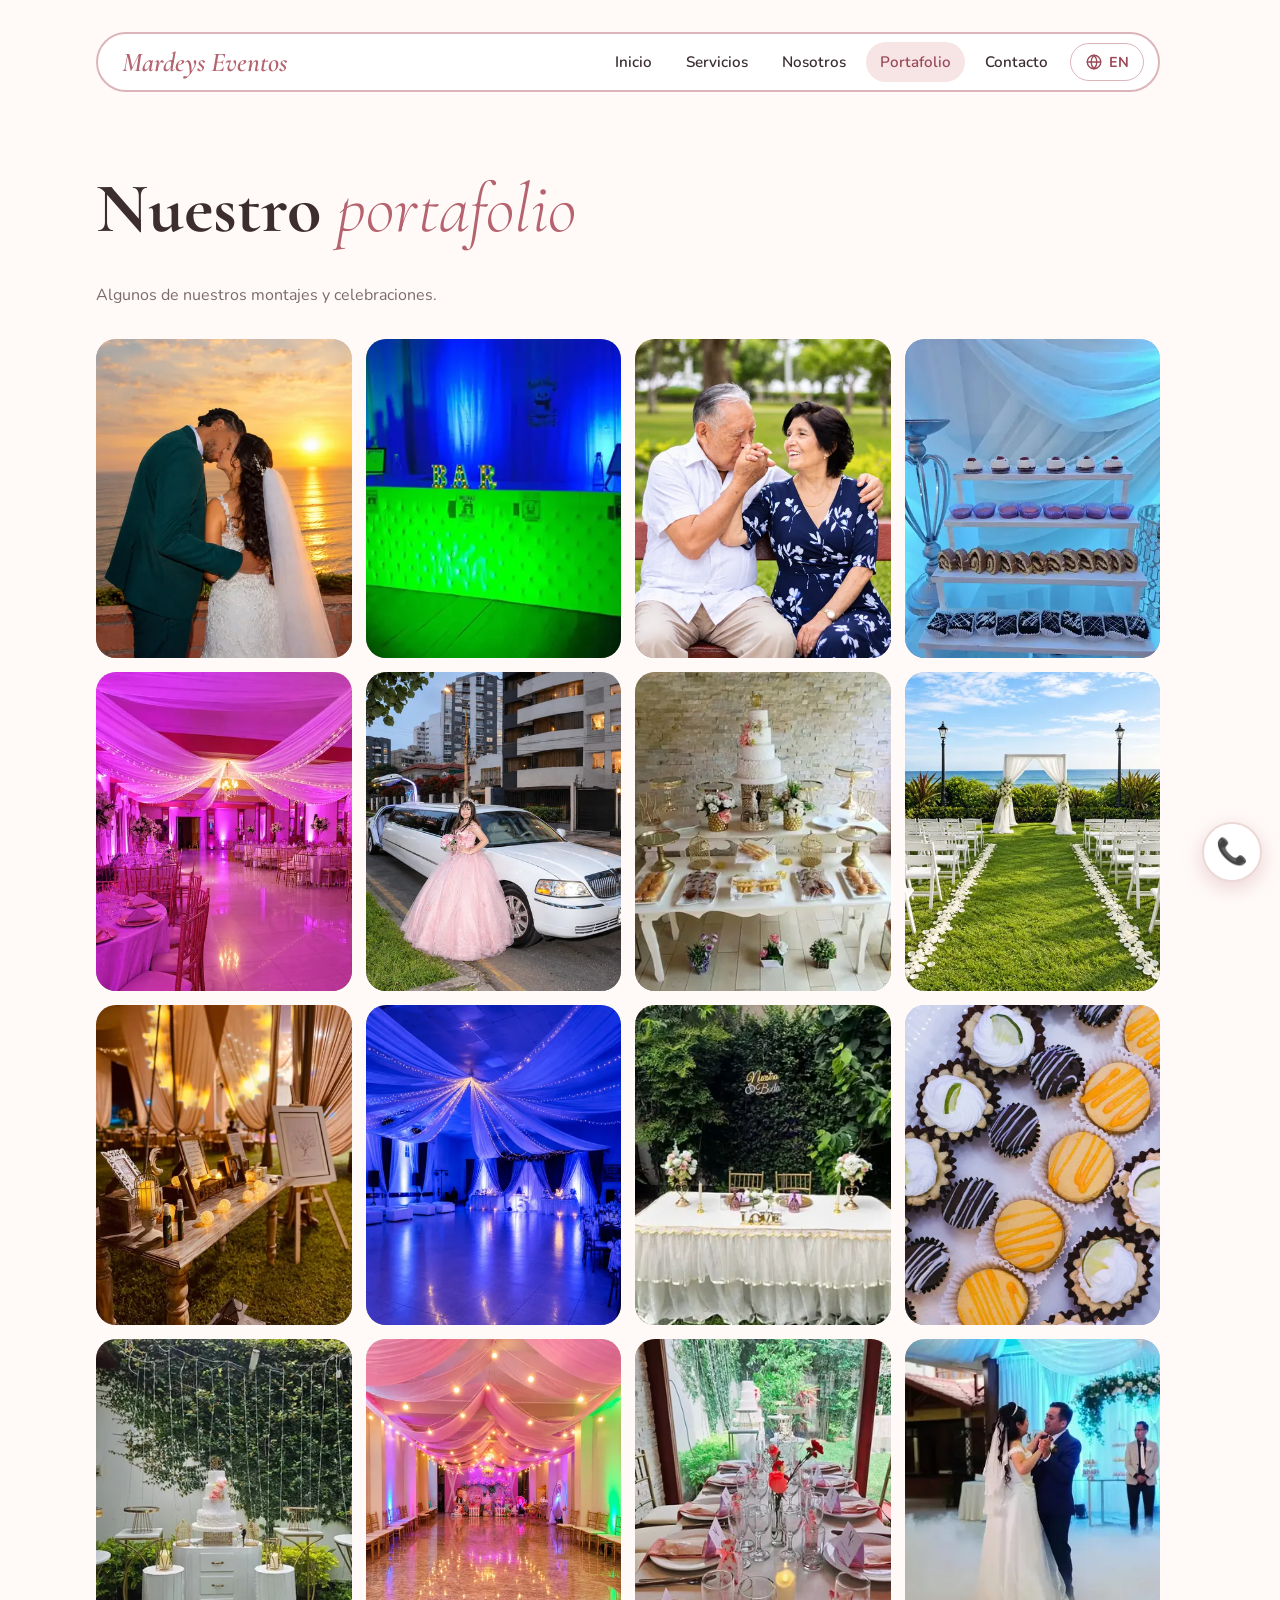
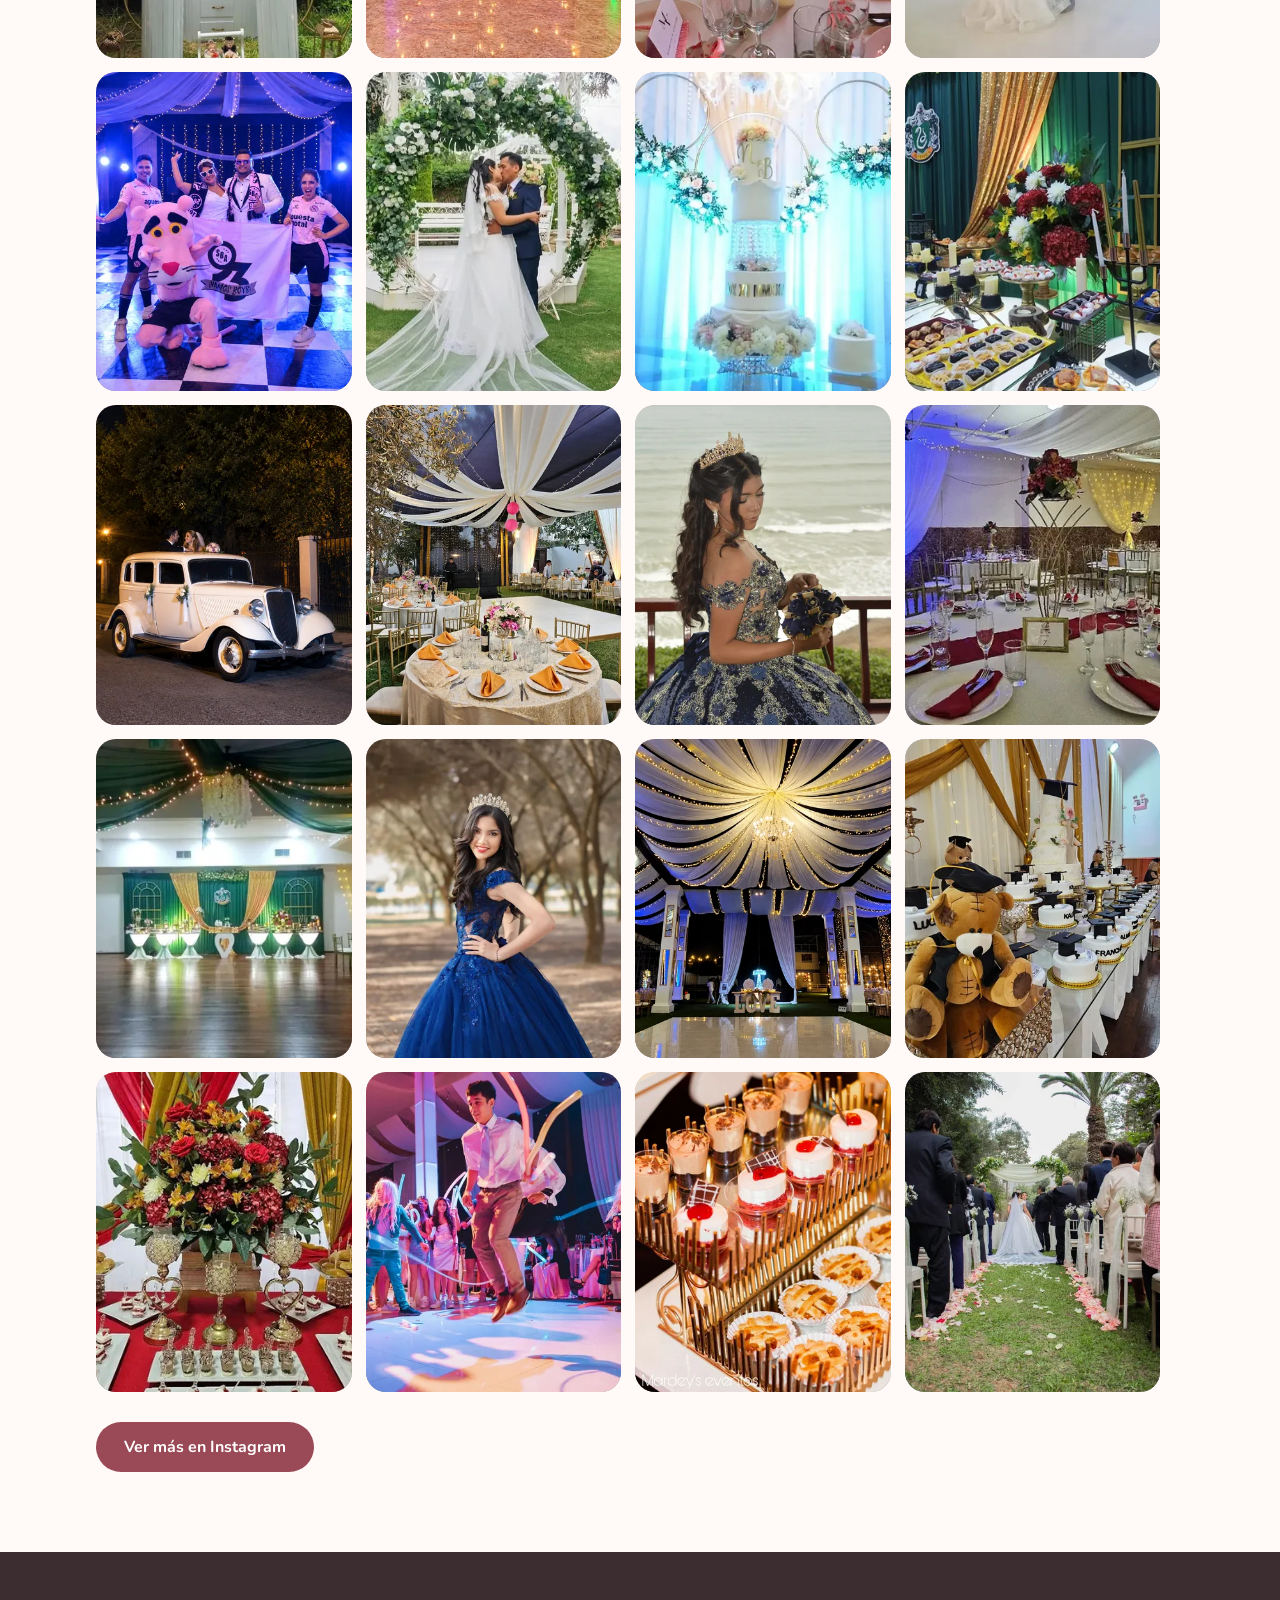
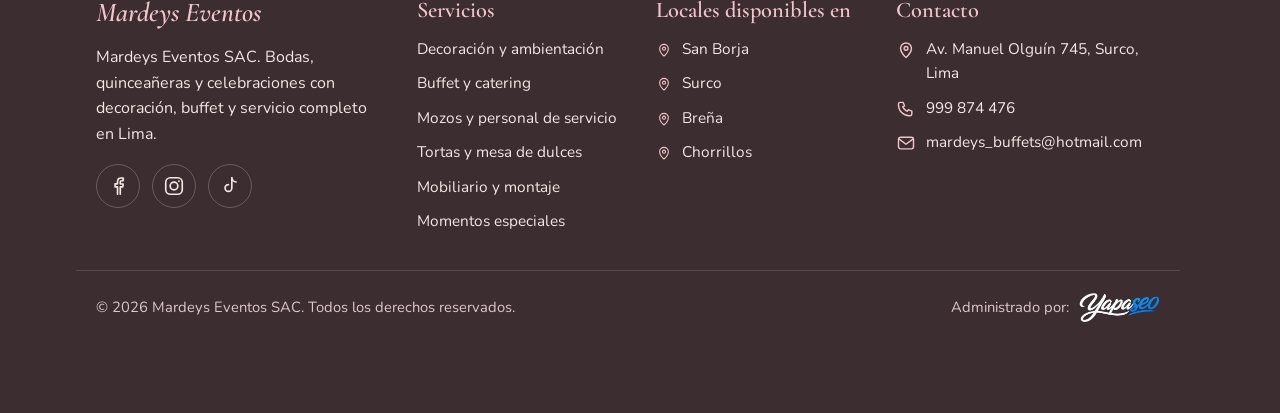
<file: portafolio/index.html>
<!doctype html>
<html lang="es">
  <head>
    <meta charset="utf-8" />
    <meta name="viewport" content="width=device-width, initial-scale=1, viewport-fit=cover" />
    <title>Portafolio de Bodas y Quinceañeras | Mardeys Eventos Surco</title>
    <meta name="description" content="Mira el portafolio de Mardeys Eventos: bodas, quinceañeras y celebraciones con decoración, buffet y montaje completo en Surco, Lima. Cotiza el tuyo." />
    <meta name="theme-color" content="#b4636f" />
    <script>
      /* Evita el parpadeo español -> inglés al cargar */
      try {
        var l = localStorage.getItem("lang") || "es";
        if (l === "en") {
          document.documentElement.classList.add("lang-wait");
          setTimeout(function () {
            document.documentElement.classList.remove("lang-wait");
          }, 1500);
        }
      } catch (e) {}
    </script>
    <link rel="canonical" href="https://mardeyseventos.com/portafolio/" />
    <link rel="icon" href="../favicon.ico" sizes="48x48" />
    <link rel="icon" href="../assets/img/favicon.png" type="image/png" sizes="512x512" />
    <link rel="apple-touch-icon" href="../assets/img/apple-touch-icon.png" />
    <!-- Vista previa al compartir el enlace. Al publicar con el dominio final, cambia https://agencyaxiom1-boop.github.io/mardeyseventos/ por https://mardeyseventos.com/ -->
    <meta property="og:type" content="website" />
    <meta property="og:site_name" content="Mardeys Eventos" />
    <meta property="og:locale" content="es_PE" />
    <meta property="og:title" content="Portafolio de Bodas y Quinceañeras | Mardeys Eventos Surco" />
    <meta property="og:description" content="Mira el portafolio de Mardeys Eventos: bodas, quinceañeras y celebraciones con decoración, buffet y montaje completo en Surco, Lima. Cotiza el tuyo." />
    <meta property="og:url" content="https://agencyaxiom1-boop.github.io/mardeyseventos/portafolio/" />
    <meta property="og:image" content="https://agencyaxiom1-boop.github.io/mardeyseventos/assets/img/og-image.jpg" />
    <meta property="og:image:width" content="1200" />
    <meta property="og:image:height" content="630" />
    <meta name="twitter:card" content="summary_large_image" />
    <meta name="twitter:title" content="Portafolio de Bodas y Quinceañeras | Mardeys Eventos Surco" />
    <meta name="twitter:description" content="Mira el portafolio de Mardeys Eventos: bodas, quinceañeras y celebraciones con decoración, buffet y montaje completo en Surco, Lima. Cotiza el tuyo." />
    <meta name="twitter:image" content="https://agencyaxiom1-boop.github.io/mardeyseventos/assets/img/og-image.jpg" />
    <link rel="preconnect" href="https://fonts.googleapis.com" />
    <link rel="preconnect" href="https://fonts.gstatic.com" crossorigin />
    <!-- Fuentes sin bloquear el renderizado: se cargan en segundo plano y se aplican al terminar -->
    <link
      href="https://fonts.googleapis.com/css2?family=Cormorant+Garamond:ital,wght@0,300;0,500;0,700;1,300;1,600&family=Nunito:wght@400;600;700&display=swap"
      rel="stylesheet"
      media="print"
      onload="this.media='all'"
    />
    <noscript>
      <link href="https://fonts.googleapis.com/css2?family=Cormorant+Garamond:ital,wght@0,300;0,500;0,700;1,300;1,600&family=Nunito:wght@400;600;700&display=swap" rel="stylesheet" />
    </noscript>
    <link rel="stylesheet" href="../assets/style.css" />
    <style>
/* Estilos propios de esta página: botón de idioma, galería de fotos y pie de página */
.tile {
  position: relative;
  overflow: hidden;
}
.tile img {
  position: absolute;
  inset: 0;
  width: 100%;
  height: 100%;
  object-fit: cover;
  transition: transform 0.4s;
}
.tile::after {
  content: "";
  position: absolute;
  inset: 0;
  background: linear-gradient(transparent 55%, #0009);
}
.tile span {
  position: relative;
  z-index: 2;
}
.tile:hover img {
  transform: scale(1.05);
}
.nav-right {
  display: flex;
  align-items: center;
  gap: 8px;
}
.lang {
  display: inline-flex;
  align-items: center;
  gap: 6px;
  background: #fff;
  color: var(--rose);
  border: 1.5px solid var(--edge, var(--line));
  border-radius: 999px;
  padding: 8px 14px;
  font: 700 0.9rem "Nunito", sans-serif;
  cursor: pointer;
  transition: background 0.2s;
}
.lang:hover {
  background: var(--blush);
}
.hero h1 span.plain {
  font-weight: inherit;
  font-style: normal;
  color: inherit;
}
@media (max-width: 760px) {
  .logo {
    white-space: nowrap;
    font-size: 1.5rem;
  }
  .lang {
    padding: 7px 11px;
  }
}
.footer-grid {
  display: grid;
  grid-template-columns: 1.4fr 1fr 1fr 1.3fr;
  gap: 36px;
}
footer h2 {
  font: 600 1.4rem "Cormorant Garamond", Georgia, serif;
  color: #f0c4ca;
  margin: 0 0 14px;
}
.f-list,
.f-contact {
  list-style: none;
  margin: 0;
  padding: 0;
  display: grid;
  gap: 10px;
  font-size: 0.96rem;
}
.f-list li,
.f-contact li {
  display: flex;
  gap: 10px;
  align-items: flex-start;
}
.f-ico {
  flex: none;
  width: 20px;
  height: 20px;
  margin-top: 3px;
  fill: none;
  stroke: #f0c4ca;
  stroke-width: 1.7;
  stroke-linecap: round;
  stroke-linejoin: round;
}
.f-ico.sm {
  width: 16px;
  height: 16px;
  margin-top: 5px;
}
footer a {
  text-decoration: none;
}
footer a:hover {
  text-decoration: underline;
}
.footer-bottom {
  display: flex;
  justify-content: space-between;
  align-items: center;
  flex-wrap: wrap;
  gap: 12px 24px;
  margin-top: 36px;
  padding-top: 22px;
  border-top: 1px solid #ffffff22;
  font-size: 0.92rem;
  color: #d9c9cc;
}
.footer-bottom p {
  margin: 0;
}
.footer-bottom .managed {
  display: inline-flex;
  align-items: center;
  gap: 10px;
}
.footer-bottom .managed img {
  display: block;
  height: 30px;
  width: auto;
}
.footer-bottom .managed a:hover {
  text-decoration: none;
  opacity: 0.85;
}
@media (max-width: 900px) {
  .footer-grid {
    grid-template-columns: 1fr 1fr;
  }
}
@media (max-width: 560px) {
  .footer-grid {
    grid-template-columns: 1fr;
  }
}
.gallery {
  display: grid;
  gap: 14px;
  margin-top: 30px;
  grid-template-columns: repeat(2, 1fr);
}
.gallery .tile {
  border-radius: 20px;
}
.gallery .tile::after {
  display: none;
}
@media (min-width: 700px) {
  .gallery {
    grid-template-columns: repeat(3, 1fr);
  }
}
@media (min-width: 1000px) {
  .gallery {
    grid-template-columns: repeat(4, 1fr);
  }
}
.gallery {
  min-height: 50vh;
}
.btn {
  position: relative;
}
.btn::after {
  content: "";
  position: absolute;
  left: 0;
  right: 0;
  bottom: -4px;
  height: 4px;
}
html.lang-wait body {
  visibility: hidden;
}
.gal-empty {
  background: #fff;
  border: 1.5px dashed var(--edge, var(--line));
  border-radius: 20px;
  padding: 22px;
  color: var(--soft);
  margin-top: 30px;
}
.gal-empty small {
  word-break: break-all;
}
    /* Contraste (accesibilidad): rosa más oscuro para texto y botones (mínimo 4.5:1), igual que en el inicio */
.lang {
  color: #9a4a57;
}
.btn:not(.alt) {
  background: #9a4a57;
  color: #fff;
}
.btn:not(.alt):hover {
  background: #82394a;
}
.btn.alt {
  color: #9a4a57;
  border-color: #9a4a57;
}
.nav li a:hover,
.nav li a[aria-current] {
  color: #9a4a57;
}
</style>
  </head>
  <body>
    <header>
      <div class="wrap">
        <nav class="nav" aria-label="Principal">
          <a class="logo" href="../">Mardeys Eventos</a>
          <div class="nav-right">
            <ul>
              <li><a href="../" data-en="Home">Inicio</a></li>
              <li><a href="../servicios/" data-en="Services">Servicios</a></li>
              <li><a href="../nosotros/" data-en="About us">Nosotros</a></li>
              <li><a href="../portafolio/" aria-current="page" data-en="Portfolio">Portafolio</a></li>
              <li><a href="../contacto/" data-en="Contact">Contacto</a></li>
            </ul>
            <button class="lang" id="lang" type="button" aria-label="Change language to English"><svg viewBox="0 0 24 24" width="18" height="18" fill="none" stroke="currentColor" stroke-width="1.8" stroke-linecap="round" stroke-linejoin="round" aria-hidden="true"><circle cx="12" cy="12" r="9"/><path d="M3 12h18M12 3c2.6 2.8 3.9 5.8 3.9 9s-1.3 6.2-3.9 9c-2.6-2.8-3.9-5.8-3.9-9S9.4 5.8 12 3z"/></svg><span>EN</span></button>
            <button class="burger" aria-label="Abrir menú" data-en-aria="Open menu" aria-expanded="false">☰</button>
          </div>
        </nav>
      </div>
    </header>
    <main>
      <section>
        <div class="wrap">
          <h1><b data-en="Our">Nuestro</b> <span data-en="portfolio">portafolio</span></h1>
          <p style="color: var(--soft)" data-en="Some of our setups and celebrations.">Algunos de nuestros montajes y celebraciones.</p>
          <div class="gallery" id="gallery">
            <div class="tile t1"><img src="../assets/img/portafolio-images/imagen1.webp" srcset="../assets/img/portafolio-images/imagen1-400.webp 400w, ../assets/img/portafolio-images/imagen1.webp 720w" sizes="(min-width: 1000px) 392px, (min-width: 700px) 33vw, 50vw" alt="Novios besándose frente al mar durante el atardecer" data-en-alt="Newlyweds kissing by the sea at sunset" data-es-alt="Novios besándose frente al mar durante el atardecer" width="720" height="900" decoding="async" loading="eager" fetchpriority="high" onerror="if(this.hasAttribute('srcset')){this.removeAttribute('srcset');this.removeAttribute('sizes')}else{this.parentNode.remove()}" /></div>
            <div class="tile t2"><img src="../assets/img/portafolio-images/imagen2.webp" srcset="../assets/img/portafolio-images/imagen2-400.webp 400w, ../assets/img/portafolio-images/imagen2.webp 720w" sizes="(min-width: 1000px) 392px, (min-width: 700px) 33vw, 50vw" alt="Montaje de evento de Mardeys Eventos, foto 2" data-en-alt="Mardeys Eventos event setup, photo 2" data-es-alt="Montaje de evento de Mardeys Eventos, foto 2" width="720" height="900" decoding="async" loading="eager" fetchpriority="high" onerror="if(this.hasAttribute('srcset')){this.removeAttribute('srcset');this.removeAttribute('sizes')}else{this.parentNode.remove()}" /></div>
            <div class="tile t3"><img src="../assets/img/portafolio-images/imagen3.webp" srcset="../assets/img/portafolio-images/imagen3-400.webp 400w, ../assets/img/portafolio-images/imagen3.webp 720w" sizes="(min-width: 1000px) 392px, (min-width: 700px) 33vw, 50vw" alt="Pareja de adultos mayores en un parque, él besándole la mano" data-en-alt="Elderly couple in a park, he kisses her hand" data-es-alt="Pareja de adultos mayores en un parque, él besándole la mano" width="720" height="900" decoding="async" loading="eager" onerror="if(this.hasAttribute('srcset')){this.removeAttribute('srcset');this.removeAttribute('sizes')}else{this.parentNode.remove()}" /></div>
            <div class="tile t4"><img src="../assets/img/portafolio-images/imagen4.webp" srcset="../assets/img/portafolio-images/imagen4-400.webp 400w, ../assets/img/portafolio-images/imagen4.webp 720w" sizes="(min-width: 1000px) 392px, (min-width: 700px) 33vw, 50vw" alt="Montaje de evento de Mardeys Eventos, foto 4" data-en-alt="Mardeys Eventos event setup, photo 4" data-es-alt="Montaje de evento de Mardeys Eventos, foto 4" width="720" height="900" decoding="async" loading="eager" onerror="if(this.hasAttribute('srcset')){this.removeAttribute('srcset');this.removeAttribute('sizes')}else{this.parentNode.remove()}" /></div>
          </div>
          <p class="gal-empty" id="galEmpty" hidden></p>
          <script>
            /* Crea las fotos imagen1.webp ... imagenN.webp con carga diferida (lazy):
               solo se descargan las que el visitante está por ver. */
            (function () {
              var N = 32, /* <-- pon aquí el número real de fotos que tienes */
                base = "../assets/img/portafolio-images/imagen",
                exts = ["webp", "jpg", "jpeg", "png"],
                /* Ancho aproximado de cada foto en pantalla: el navegador elige entre la de 400 px y la de 720 px */
                SIZES = "(min-width: 1000px) 392px, (min-width: 700px) 33vw, 50vw",
                ES = "Montaje de evento de Mardeys Eventos, foto ",
                EN = "Mardeys Eventos event setup, photo ",
                g = document.getElementById("gallery"),
                f = document.createDocumentFragment(),
                en = document.documentElement.lang === "en",
                alive = N - 4;
              function fail(im, t) {
                if (im.hasAttribute("srcset")) {
                  /* Aún no existe la versión de 400 px: se usa la foto completa */
                  im.removeAttribute("srcset");
                  im.removeAttribute("sizes");
                  im.src = base + im.dataset.n + "." + exts[+im.dataset.k];
                  return;
                }
                var k = +im.dataset.k + 1;
                if (k < exts.length) {
                  im.dataset.k = k;
                  im.src = base + im.dataset.n + "." + exts[k];
                  return;
                }
                t.remove();
                if (--alive === 0) {
                  var e = document.getElementById("galEmpty");
                  e.innerHTML = "No se encontraron fotos en <b>assets/img/portafolio-images/</b>.";
                  e.hidden = false;
                  g.style.minHeight = "0";
                }
              }
              function build() {
                en = document.documentElement.lang === "en";
                for (let n = 5; n <= N; n++) {
                  var t = document.createElement("div"),
                    im = new Image();
                  t.className = "tile t" + (((n - 1) % 4) + 1);
                  im.dataset.n = n;
                  im.dataset.k = 0;
                  im.dataset.esAlt = ES + n;
                  im.dataset.enAlt = EN + n;
                  im.setAttribute("data-en-alt", EN + n);
                  im.alt = (en ? EN : ES) + n;
                  im.setAttribute("width", "720");
                  im.setAttribute("height", "900");
                  im.decoding = "async";
                  im.loading = "lazy";
                  im.onerror = (function (im, t) {
                    return function () { fail(im, t); };
                  })(im, t);
                  im.sizes = SIZES;
                  im.srcset = base + n + "-400.webp 400w, " + base + n + ".webp 720w";
                  im.src = base + n + ".webp";
                  t.appendChild(im);
                  f.appendChild(t);
                }
                g.appendChild(f);
              }
              /* Se arma después del primer pintado: así el navegador no tiene que calcular
                 el diseño de ~28 fotos nuevas en medio de la carga de la página (reflow forzado). */
              requestAnimationFrame(function () {
                setTimeout(build, 0);
              });
            })();
          </script>
          <p style="margin-top: 30px"><a class="btn" href="https://www.instagram.com/mardeyseventos/" target="_blank" rel="noopener" data-en="See more on Instagram">Ver más en Instagram</a></p>
        </div>
      </section>
    </main>
    <footer>
      <div class="wrap footer-grid">
        <div>
          <a class="logo" href="../">Mardeys Eventos</a>
          <p data-en="Mardeys Eventos SAC. Weddings, quinceañeras and celebrations with decoration, buffet and full service in Lima.">
            Mardeys Eventos SAC. Bodas, quinceañeras y celebraciones con decoración, buffet y
            servicio completo en Lima.
          </p>
          <div class="social">
            <a
              href="https://www.facebook.com/share/19fRWKrdeW/"
              target="_blank"
              rel="noopener"
              aria-label="Facebook"
              title="Facebook"
              ><svg
                viewBox="0 0 24 24"
                width="22"
                height="22"
                fill="none"
                stroke="currentColor"
                stroke-width="1.8"
                stroke-linecap="round"
                stroke-linejoin="round"
                aria-hidden="true"
              >
                <path
                  d="M14.5 21v-8h2.7l.4-3.2h-3.1V7.8c0-.9.3-1.5 1.6-1.5h1.6V3.4c-.3 0-1.2-.1-2.3-.1-2.3 0-3.9 1.4-3.9 4v2.3H8.8V13h2.7v8"
                /></svg></a
            ><a
              href="https://www.instagram.com/mardeyseventos/"
              target="_blank"
              rel="noopener"
              aria-label="Instagram"
              title="Instagram"
              ><svg
                viewBox="0 0 24 24"
                width="22"
                height="22"
                fill="none"
                stroke="currentColor"
                stroke-width="1.8"
                stroke-linecap="round"
                stroke-linejoin="round"
                aria-hidden="true"
              >
                <rect x="3" y="3" width="18" height="18" rx="5" />
                <circle cx="12" cy="12" r="4.2" />
                <circle cx="17.3" cy="6.7" r="1" fill="currentColor" stroke="none" /></svg></a
            ><a
              href="https://www.tiktok.com/@mardeys_eventos"
              target="_blank"
              rel="noopener"
              aria-label="TikTok"
              title="TikTok"
              ><svg
                viewBox="0 0 24 24"
                width="22"
                height="22"
                fill="none"
                stroke="currentColor"
                stroke-width="1.8"
                stroke-linecap="round"
                stroke-linejoin="round"
                aria-hidden="true"
              >
                <path d="M14 3v11.2a3.7 3.7 0 1 1-3.7-3.7" />
                <path d="M14 3c.3 2.5 2.1 4.3 4.7 4.6" /></svg
            ></a>
          </div>
        </div>
        <div>
          <h2 data-en="Services">Servicios</h2>
          <ul class="f-list">
            <li data-en="Decoration &amp; ambiance">Decoración y ambientación</li>
            <li data-en="Buffet &amp; catering">Buffet y catering</li>
            <li data-en="Waiters &amp; service staff">Mozos y personal de servicio</li>
            <li data-en="Cakes &amp; dessert table">Tortas y mesa de dulces</li>
            <li data-en="Furniture &amp; setup">Mobiliario y montaje</li>
            <li data-en="Special moments">Momentos especiales</li>
          </ul>
        </div>
        <div>
          <h2 data-en="Venues available in">Locales disponibles en</h2>
          <ul class="f-list">
            <li><svg class="f-ico sm" viewBox="0 0 24 24" aria-hidden="true"><path d="M12 21s-6.5-5.6-6.5-11a6.5 6.5 0 0 1 13 0c0 5.4-6.5 11-6.5 11z"/><circle cx="12" cy="10" r="2.3"/></svg>San Borja</li>
            <li><svg class="f-ico sm" viewBox="0 0 24 24" aria-hidden="true"><path d="M12 21s-6.5-5.6-6.5-11a6.5 6.5 0 0 1 13 0c0 5.4-6.5 11-6.5 11z"/><circle cx="12" cy="10" r="2.3"/></svg>Surco</li>
            <li><svg class="f-ico sm" viewBox="0 0 24 24" aria-hidden="true"><path d="M12 21s-6.5-5.6-6.5-11a6.5 6.5 0 0 1 13 0c0 5.4-6.5 11-6.5 11z"/><circle cx="12" cy="10" r="2.3"/></svg>Breña</li>
            <li><svg class="f-ico sm" viewBox="0 0 24 24" aria-hidden="true"><path d="M12 21s-6.5-5.6-6.5-11a6.5 6.5 0 0 1 13 0c0 5.4-6.5 11-6.5 11z"/><circle cx="12" cy="10" r="2.3"/></svg>Chorrillos</li>
          </ul>
        </div>
        <div>
          <h2 data-en="Contact">Contacto</h2>
          <ul class="f-contact">
            <li><svg class="f-ico" viewBox="0 0 24 24" aria-hidden="true"><path d="M12 21s-6.5-5.6-6.5-11a6.5 6.5 0 0 1 13 0c0 5.4-6.5 11-6.5 11z"/><circle cx="12" cy="10" r="2.3"/></svg><a href="https://maps.app.goo.gl/GQTiQzbimwWEMRk46" target="_blank" rel="noopener">Av. Manuel Olguín 745, Surco, Lima</a></li>
            <li><svg class="f-ico" viewBox="0 0 24 24" aria-hidden="true"><path d="M5 4h3.5l1.7 4.2-2.1 1.3a11 11 0 0 0 5.4 5.4l1.3-2.1L19 14.5V18a2 2 0 0 1-2 2A13 13 0 0 1 3 6a2 2 0 0 1 2-2z"/></svg><a href="tel:+51999874476">999 874 476</a></li>
            <li><svg class="f-ico" viewBox="0 0 24 24" aria-hidden="true"><rect x="3" y="5" width="18" height="14" rx="2.5"/><path d="M3.5 7l8.5 6.5L20.5 7"/></svg><a href="mailto:mardeys_buffets@hotmail.com">mardeys_buffets@hotmail.com</a></li>
          </ul>
        </div>
      </div>
      <div class="wrap footer-bottom">
        <p data-en="© 2026 Mardeys Eventos SAC. All rights reserved.">© 2026 Mardeys Eventos SAC. Todos los derechos reservados.</p>
        <p class="managed">
          <span data-en="Managed by:">Administrado por:</span>
          <a href="https://yapaseo.com/" target="_blank" rel="noopener" aria-label="Yapaseo" title="Yapaseo"
            ><img src="../assets/img/yapaseo.webp" alt="Yapaseo" width="315" height="116" loading="lazy"
          /></a>
        </p>
      </div>
    </footer>
    <a
      class="fab"
      href="https://wa.me/51999874476?text=Hola%20Mardeys%20Eventos%20vengo%20desde%20la%20web%2C%20quiero%20cotizar%20mi%20evento"
      aria-label="Escribir por WhatsApp" data-en-aria="Chat on WhatsApp"
    >
      📞
    </a>
        <script>
      const b = document.querySelector(".burger"),
        u = document.querySelector(".nav ul");
      b &&
        b.addEventListener("click", () => {
          const o = u.classList.toggle("open");
          b.setAttribute("aria-expanded", o);
        });
      const f = document.getElementById("cotiza");
      f &&
        f.addEventListener("submit", (e) => {
          e.preventDefault();
          const d = new FormData(f);
          const t = `Hola Mardeys Eventos, soy ${d.get("n")}. Quiero cotizar: ${d.get("t")}. Fecha: ${d.get("f") || "por definir"}. Invitados: ${d.get("i") || "por definir"}. ${d.get("m") || ""}`;
          window.open(
            "https://wa.me/51999874476?text=" + encodeURIComponent(t),
            "_blank",
            "noopener",
          );
        });
    </script>
    <script>
      /* Idioma ES / EN: el texto en español es el original; el inglés está en los atributos data-en, data-en-alt y data-en-aria */
      (function () {
        var D = document,
          btn = D.getElementById("lang");
        var META = {
          es: { t: D.title, d: (D.querySelector('meta[name="description"]') || {}).content },
          en: {
            t: "Portfolio | Mardeys Eventos",
            d: "Photos of weddings, quinceañeras and event setups by Mardeys Eventos.",
          },
        };
        var WA = {
          es: "Hola Mardeys Eventos vengo desde la web, quiero cotizar mi evento",
          en: "Hello Mardeys Eventos, I am coming from the website and I would like a quote for my event",
        };
        function swap(sel, attr, enKey, esKey) {
          D.querySelectorAll(sel).forEach(function (n) {
            if (n.dataset[esKey] === undefined)
              n.dataset[esKey] = attr ? n.getAttribute(attr) : n.textContent;
          });
        }
        function apply(lang, save) {
          var en = lang === "en";
          swap("[data-en]", null, "en", "es");
          D.querySelectorAll("[data-en]").forEach(function (n) {
            n.textContent = en ? n.dataset.en : n.dataset.es;
          });
          swap("[data-en-alt]", "alt", "enAlt", "esAlt");
          D.querySelectorAll("[data-en-alt]").forEach(function (n) {
            n.setAttribute("alt", en ? n.dataset.enAlt : n.dataset.esAlt);
          });
          swap("[data-en-aria]", "aria-label", "enAria", "esAria");
          D.querySelectorAll("[data-en-aria]").forEach(function (n) {
            n.setAttribute("aria-label", en ? n.dataset.enAria : n.dataset.esAria);
          });
          D.querySelectorAll('a[href^="https://wa.me/"]').forEach(function (a) {
            a.href = "https://wa.me/51999874476?text=" + encodeURIComponent(WA[lang]);
          });
          D.title = META[lang].t;
          var md = D.querySelector('meta[name="description"]');
          if (md) md.content = META[lang].d;
          D.documentElement.lang = lang;
          btn.querySelector("span").textContent = en ? "ES" : "EN";
          btn.setAttribute("aria-label", en ? "Cambiar idioma a español" : "Change language to English");
          if (save) {
            try {
              localStorage.setItem("lang", lang);
            } catch (e) {}
          }
        }
        var saved = null;
        try {
          saved = localStorage.getItem("lang");
        } catch (e) {}
        var lang = saved || "es"; /* Español por defecto; el inglés solo se activa si la persona pulsa el botón EN */
        if (lang === "en") apply("en", false);
        D.documentElement.classList.remove("lang-wait");
        btn.addEventListener("click", function () {
          lang = lang === "en" ? "es" : "en";
          apply(lang, true);
        });
      })();
    </script>
  </body>
</html>
</file>
<file: assets/style.css>
:root {
  --bg: #fffaf8;
  --ink: #3b2d30;
  --soft: #7a6a6d;
  --rose: #b4636f;
  --blush: #f7e4e5;
  --gold: #b8935f;
  --line: #ecd9d6;
  box-sizing: border-box;
  padding-top: env(safe-area-inset-top, 0px);
  padding-bottom: env(safe-area-inset-bottom, 0px);
}
*,
*::before,
*::after {
  box-sizing: inherit;
}
html {
  scroll-behavior: smooth;
}
body {
  margin: 0;
  background: var(--bg);
  color: var(--ink);
  font:
    16px/1.6 "Nunito",
    system-ui,
    sans-serif;
}
h1,
h2,
h3 {
  font-family: "Cormorant Garamond", Georgia, serif;
  font-weight: 500;
  line-height: 1.1;
  margin: 0 0 0.5em;
}
h1 {
  font-size: clamp(2.4rem, 7vw, 4.4rem);
}
h1 b {
  font-weight: 700;
}
h1 span {
  font-weight: 300;
  font-style: italic;
  color: var(--rose);
}
h2 {
  font-size: clamp(1.9rem, 4.5vw, 2.8rem);
}
h3 {
  font-size: 1.5rem;
}
a {
  color: inherit;
}
img {
  max-width: 100%;
}
.wrap {
  max-width: 1080px;
  margin: 0 auto;
  padding: 0 20px;
}
header {
  position: sticky;
  top: env(safe-area-inset-top, 0px);
  z-index: 20;
  padding: 14px 0;
}
.nav {
  display: flex;
  align-items: center;
  justify-content: space-between;
  background: #fff;
  border: 2px solid var(--line);
  border-radius: 999px;
  padding: 8px 14px 8px 24px;
}
.logo {
  font:
    italic 600 1.7rem "Cormorant Garamond",
    serif;
  color: var(--rose);
  text-decoration: none;
}
.nav ul {
  display: flex;
  gap: 6px;
  list-style: none;
  margin: 0;
  padding: 0;
}
.nav li a {
  display: block;
  padding: 8px 14px;
  border-radius: 999px;
  text-decoration: none;
  font-weight: 600;
  font-size: 0.95rem;
}
.nav li a:hover,
.nav li a[aria-current] {
  background: var(--blush);
  color: var(--rose);
}
.burger {
  display: none;
  background: none;
  border: 0;
  font-size: 1.7rem;
  color: var(--rose);
  cursor: pointer;
}
@media (max-width: 760px) {
  .burger {
    display: block;
  }
  .nav ul {
    display: none;
    position: absolute;
    left: 20px;
    right: 20px;
    top: 72px;
    flex-direction: column;
    background: #fff;
    border: 2px solid var(--line);
    border-radius: 28px;
    padding: 10px;
  }
  .nav ul.open {
    display: flex;
  }
}
.pills {
  display: flex;
  flex-wrap: wrap;
  gap: 10px;
  margin: 22px 0;
}
.pill {
  display: inline-flex;
  gap: 6px;
  align-items: center;
  border: 1.5px solid var(--line);
  background: #fff;
  border-radius: 999px;
  padding: 6px 14px;
  font-size: 0.9rem;
  font-weight: 600;
}
.btn {
  display: inline-flex;
  gap: 8px;
  align-items: center;
  background: var(--rose);
  color: #fff;
  padding: 14px 28px;
  border-radius: 999px;
  font-weight: 700;
  text-decoration: none;
  border: 0;
  font:
    700 1rem "Nunito",
    sans-serif;
  cursor: pointer;
  transition: transform 0.2s;
}
.btn:hover {
  transform: translateY(-2px);
}
.btn.alt {
  background: #fff;
  color: var(--rose);
  border: 2px solid var(--rose);
}
a:focus-visible,
button:focus-visible,
input:focus-visible,
select:focus-visible,
textarea:focus-visible {
  outline: 3px solid var(--gold);
  outline-offset: 2px;
}
.hero {
  display: grid;
  grid-template-columns: 1.05fr 1fr;
  gap: 30px;
  align-items: center;
  padding: 20px 0 0;
}
.hero p {
  max-width: 46ch;
  color: var(--soft);
  font-size: 1.1rem;
}
.photo {
  min-height: 420px;
  border-radius: 50% 50% 0 0/38% 38% 0 0;
  background:
    url(img/hero.jpg) center/cover,
    linear-gradient(160deg, #f3cfd3, #f9ece6 55%, #e9d3b6);
  display: grid;
  place-items: center;
  font-size: 5rem;
}
@media (max-width: 760px) {
  .hero {
    grid-template-columns: 1fr;
  }
  .photo {
    min-height: 320px;
  }
}
section {
  padding: 64px 0;
}
.tint {
  background: var(--blush);
}
.grid {
  display: grid;
  gap: 18px;
  grid-template-columns: repeat(auto-fit, minmax(250px, 1fr));
}
.card {
  background: #fff;
  border: 1.5px solid var(--line);
  border-radius: 26px;
  padding: 26px;
}
.card .ic {
  font-size: 2rem;
}
.card p {
  color: var(--soft);
  margin: 0;
}
.tile {
  aspect-ratio: 4/5;
  border-radius: 26px;
  display: flex;
  align-items: flex-end;
  padding: 18px;
  color: #fff;
  font:
    600 1.3rem "Cormorant Garamond",
    serif;
  background-size: cover;
  background-position: center;
}
.t1 {
  background-image:
    linear-gradient(transparent 40%, #0006), linear-gradient(150deg, #e5b7bd, #f6e3e4);
}
.t2 {
  background-image:
    linear-gradient(transparent 40%, #0006), linear-gradient(150deg, #b9c9b0, #eef2e6);
}
.t3 {
  background-image:
    linear-gradient(transparent 40%, #0006), linear-gradient(150deg, #d9c19a, #f6ead6);
}
.t4 {
  background-image:
    linear-gradient(transparent 40%, #0006), linear-gradient(150deg, #a9b8d6, #e6ecf7);
}
.steps {
  counter-reset: s;
  list-style: none;
  padding: 0;
  display: grid;
  gap: 14px;
}
.steps li {
  counter-increment: s;
  display: flex;
  gap: 16px;
  align-items: flex-start;
}
.steps li::before {
  content: counter(s);
  flex: none;
  width: 38px;
  height: 38px;
  border-radius: 50%;
  background: var(--rose);
  color: #fff;
  display: grid;
  place-items: center;
  font-weight: 700;
}
form {
  display: grid;
  gap: 14px;
}
label {
  font-weight: 700;
  font-size: 0.92rem;
}
input,
select,
textarea {
  width: 100%;
  padding: 13px 16px;
  border: 1.5px solid var(--line);
  border-radius: 18px;
  font: inherit;
  background: #fff;
  color: var(--ink);
}
.two {
  display: grid;
  grid-template-columns: 1fr 1fr;
  gap: 30px;
}
@media (max-width: 760px) {
  .two {
    grid-template-columns: 1fr;
  }
}
footer {
  background: var(--ink);
  color: #f3e6e4;
  padding: 44px 0 90px;
}
footer a {
  color: #f3e6e4;
}
footer .logo {
  color: #f0c4ca;
}
.fab {
  position: fixed;
  right: 18px;
  bottom: calc(18px + env(safe-area-inset-bottom, 0px));
  width: 60px;
  height: 60px;
  border-radius: 50%;
  background: #fff;
  border: 2px solid var(--line);
  display: grid;
  place-items: center;
  font-size: 1.6rem;
  text-decoration: none;
  box-shadow: 0 6px 20px #b4636f40;
  z-index: 30;
}
@media (prefers-reduced-motion: reduce) {
  * {
    transition: none !important;
    scroll-behavior: auto !important;
  }
}

.pill svg,
.btn svg {
  flex: none;
}

a.pill {
  color: inherit;
  text-decoration: none;
}

a.pill:hover {
  background: var(--blush);
}

/* Insignias en una sola fila: Facebook a la izquierda, Ubicación a la derecha */
.pills {
  flex-wrap: nowrap;
  gap: 10px;
  margin: 4px 0 16px;
}

.pill {
  white-space: nowrap;
}

@media (max-width: 760px) {
  .pill {
    font-size: 0.85rem;
    padding: 6px 12px;
  }

  .hero {
    gap: 0;
  }

  .hero .btn {
    margin-bottom: -6px;
  }
}

/* Foto de portada: el pasto (assets/img/jardin.webp) se recorta con la curva #ola */
.hero > div:first-child {
  position: relative;
  z-index: 3;
}

.hero-photo {
  position: relative;
  margin: -61px -20px 0;
}

.hero-photo::before {
  content: "";
  position: absolute;
  inset: 0;
  z-index: 1;
  clip-path: url(#ola);
  background:
    url(img/jardin.webp) center bottom / cover,
    linear-gradient(160deg, #4c9a50, #2b6b3b);
}

.hero-photo img {
  position: relative;
  z-index: 2;
  display: block;
  width: 76%;
  height: auto;
  margin-top: -18px;
  margin-left: 24%;
}

@media (min-width: 761px) {
  .hero-photo {
    margin: 0;
    border-radius: 36px 36px 0 0;
  }

  .hero-photo img {
    width: 90%;
    max-width: 520px;
    margin: 0 auto;
  }
}

/* Redes sociales en el pie de página */
.social {
  display: flex;
  gap: 12px;
  margin-top: 16px;
}

.social a {
  display: grid;
  place-items: center;
  width: 44px;
  height: 44px;
  border: 1.5px solid #f3e6e440;
  border-radius: 50%;
  transition: background 0.2s;
}

.social a:hover {
  background: var(--rose);
  border-color: var(--rose);
}

/* Bordes visibles para que el borde izquierdo de menú, insignias y botón se vea alineado */
:root {
  --edge: #dcb5ba;
}

.nav,
.pill {
  border-color: var(--edge);
}

/* Escritorio: el pasto se extiende de lado a lado detrás del encabezado; la novia no se mueve */
@media (min-width: 761px) {
  section:has(.hero) {
    position: relative;
    overflow: hidden;
  }
  header {
    padding-top: 32px;
  }
  .hero > div:first-child {
    align-self: start;
    margin-top: 56px;
    min-width: 0;
  }
  .hero h1 {
    font-size: clamp(3.6rem, 5.2vw, 5.1rem);
    width: max-content;
    max-width: 9.4em;
  }
  .hero p {
    font-size: clamp(1.1rem, 1.45vw, 1.3rem);
    max-width: 28em;
  }
  .hero .pills {
    margin: 4px 0 22px;
  }
  .hero .pill {
    font-size: 1rem;
    padding: 9px 18px;
  }
  .hero .btn {
    font-size: 1.15rem;
    padding: 18px 36px;
  }
  .hero-photo {
    position: static;
  }
  .hero-photo::before {
    left: 0;
    right: 0;
    top: 20px;
    bottom: 0;
    clip-path: url(#ola-wide);
  }
}

/* Pantallas grandes: todo el contenido (menú, portada, secciones, pie) comparte una misma línea izquierda,
   24 px más a la izquierda; el borde derecho y la novia no se mueven */
@media (min-width: 1200px) {
  .wrap {
    max-width: 1104px;
    margin-left: calc(50% - 564px);
    margin-right: auto;
  }
  .hero {
    grid-template-columns: minmax(0, 1fr) 492.68px;
  }
}
</file>
